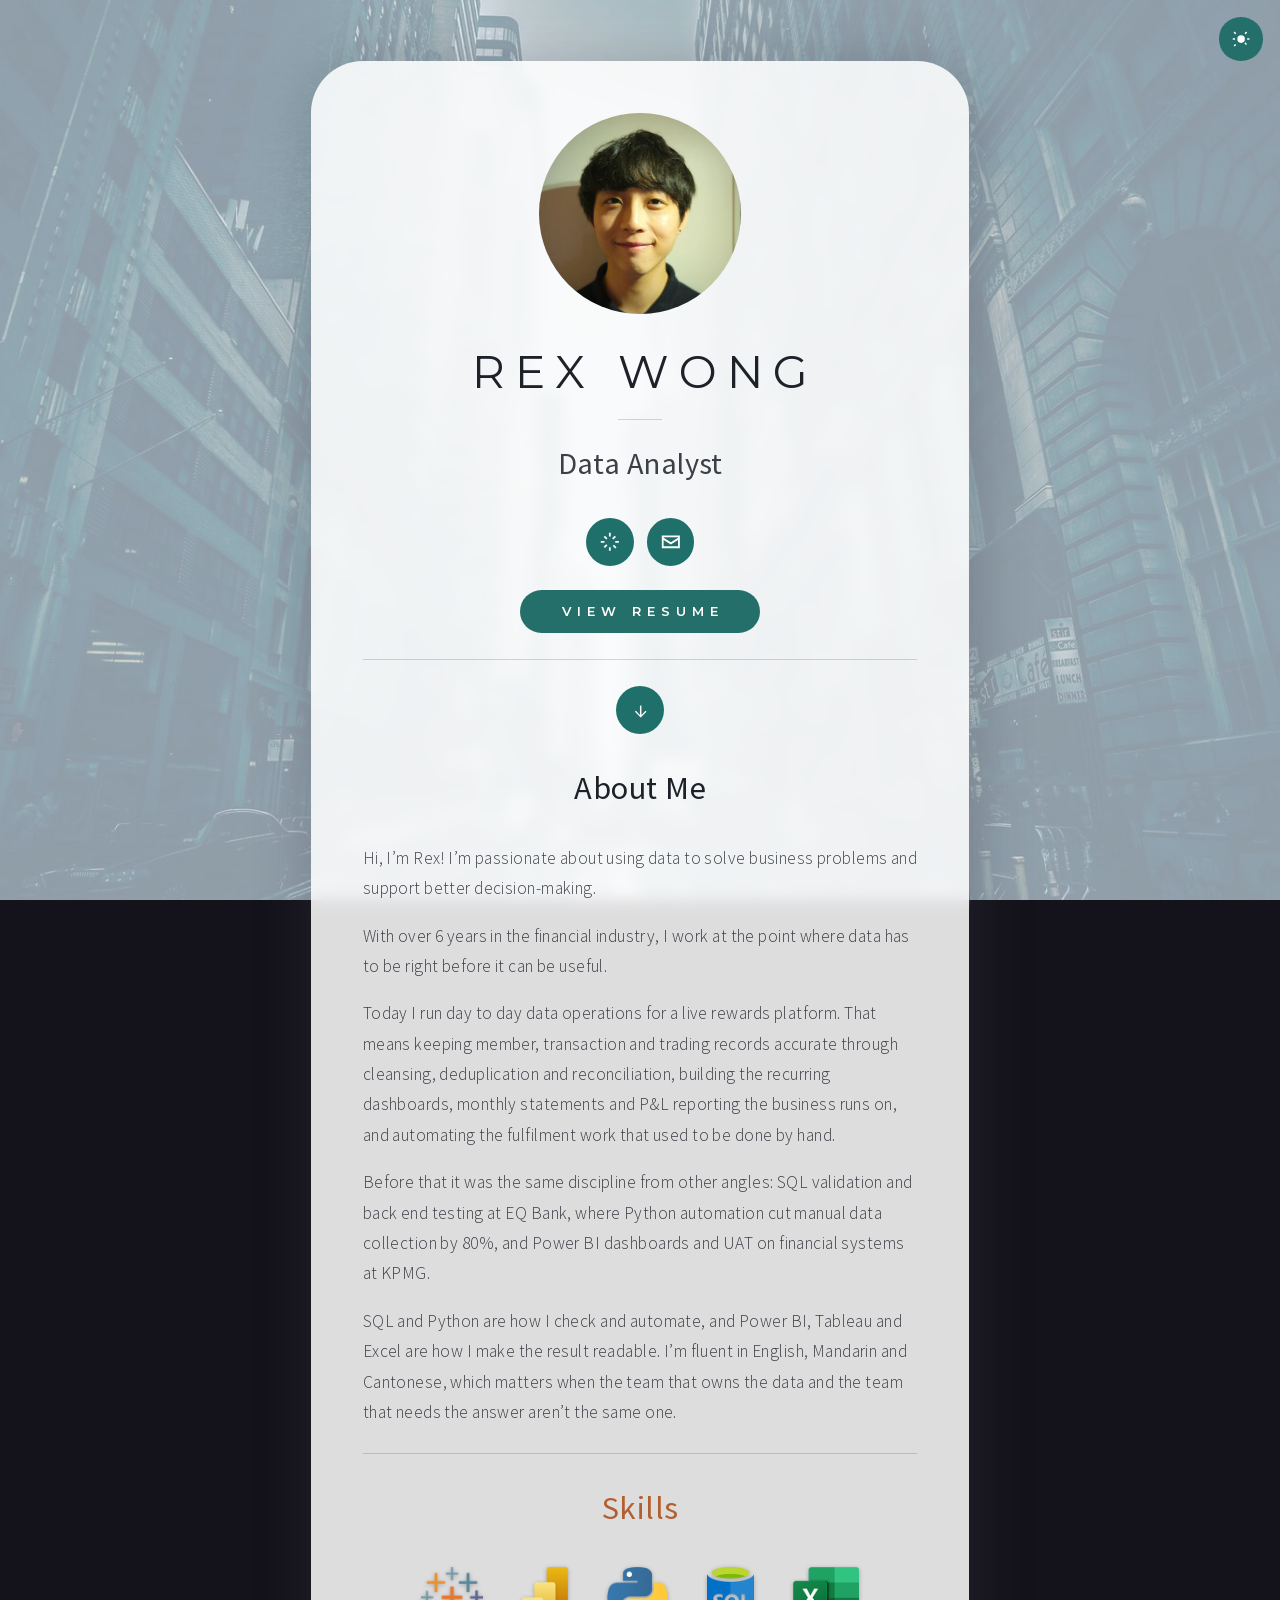
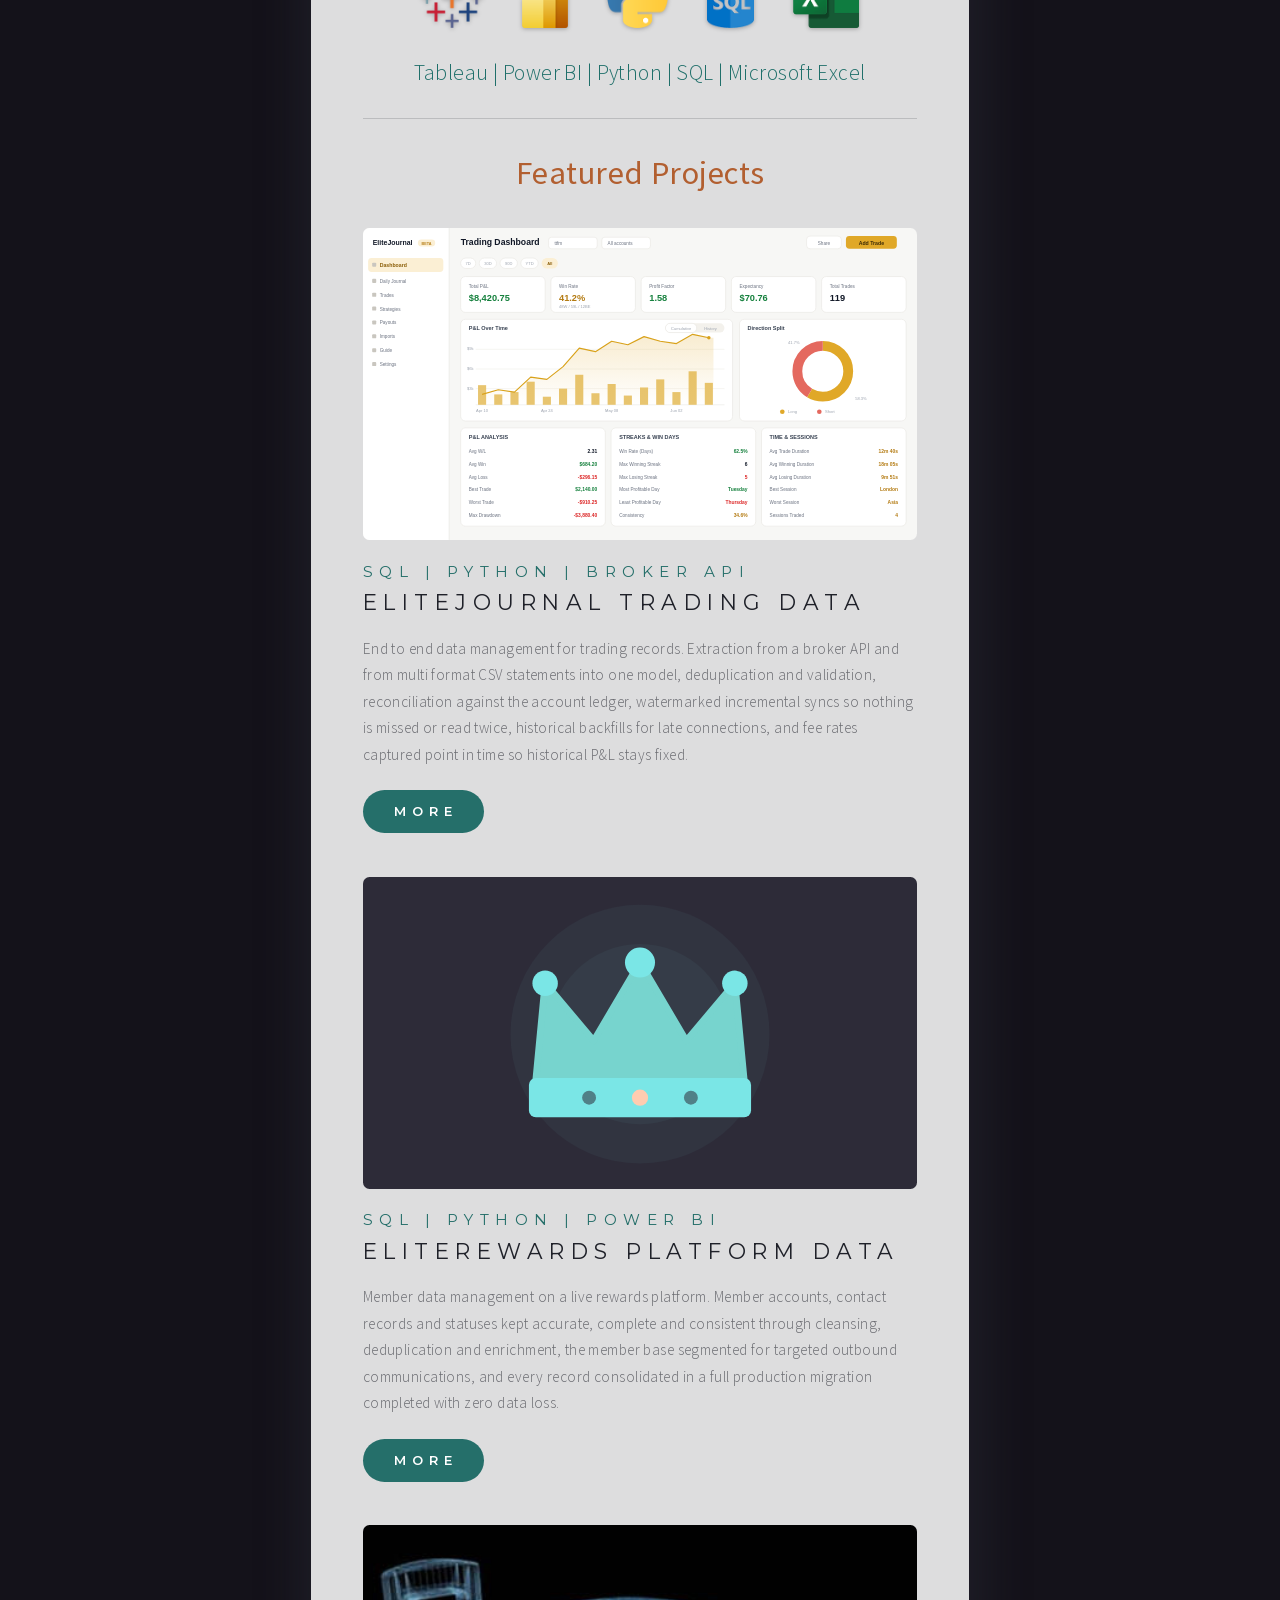
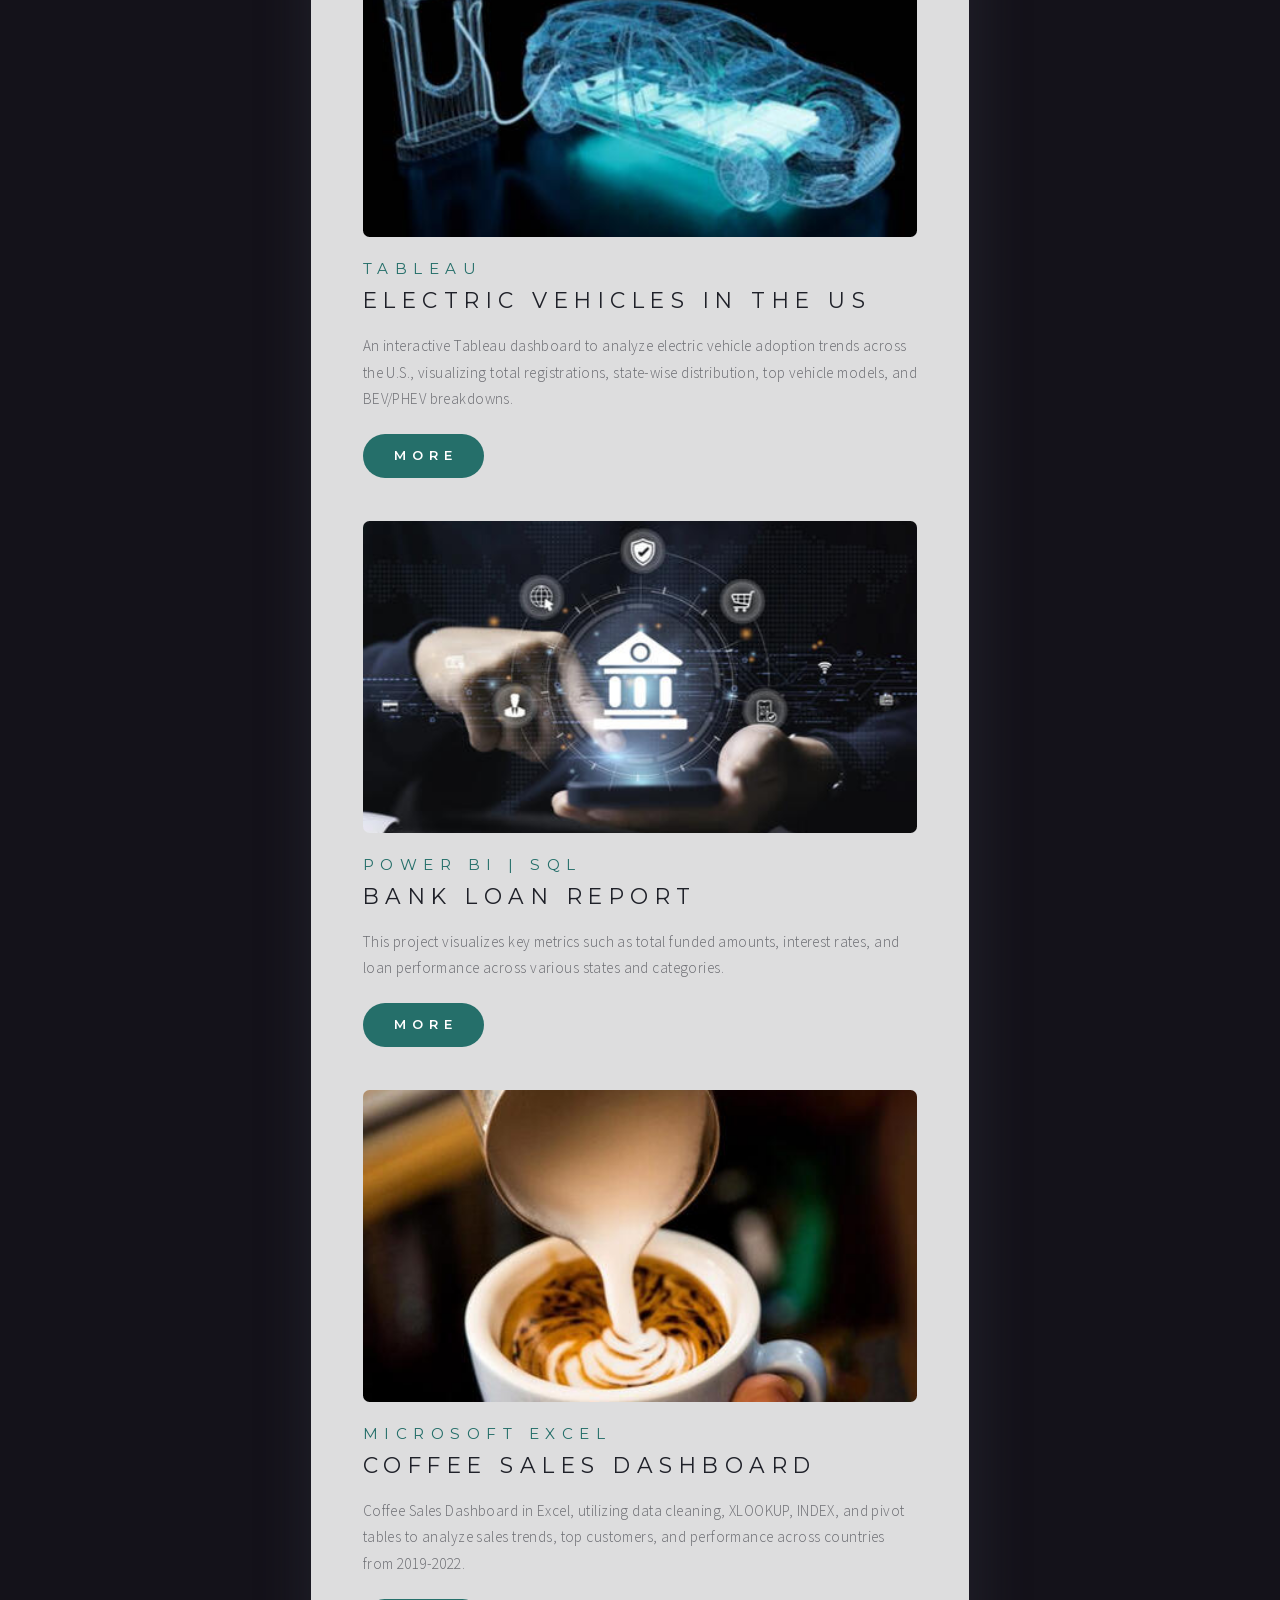
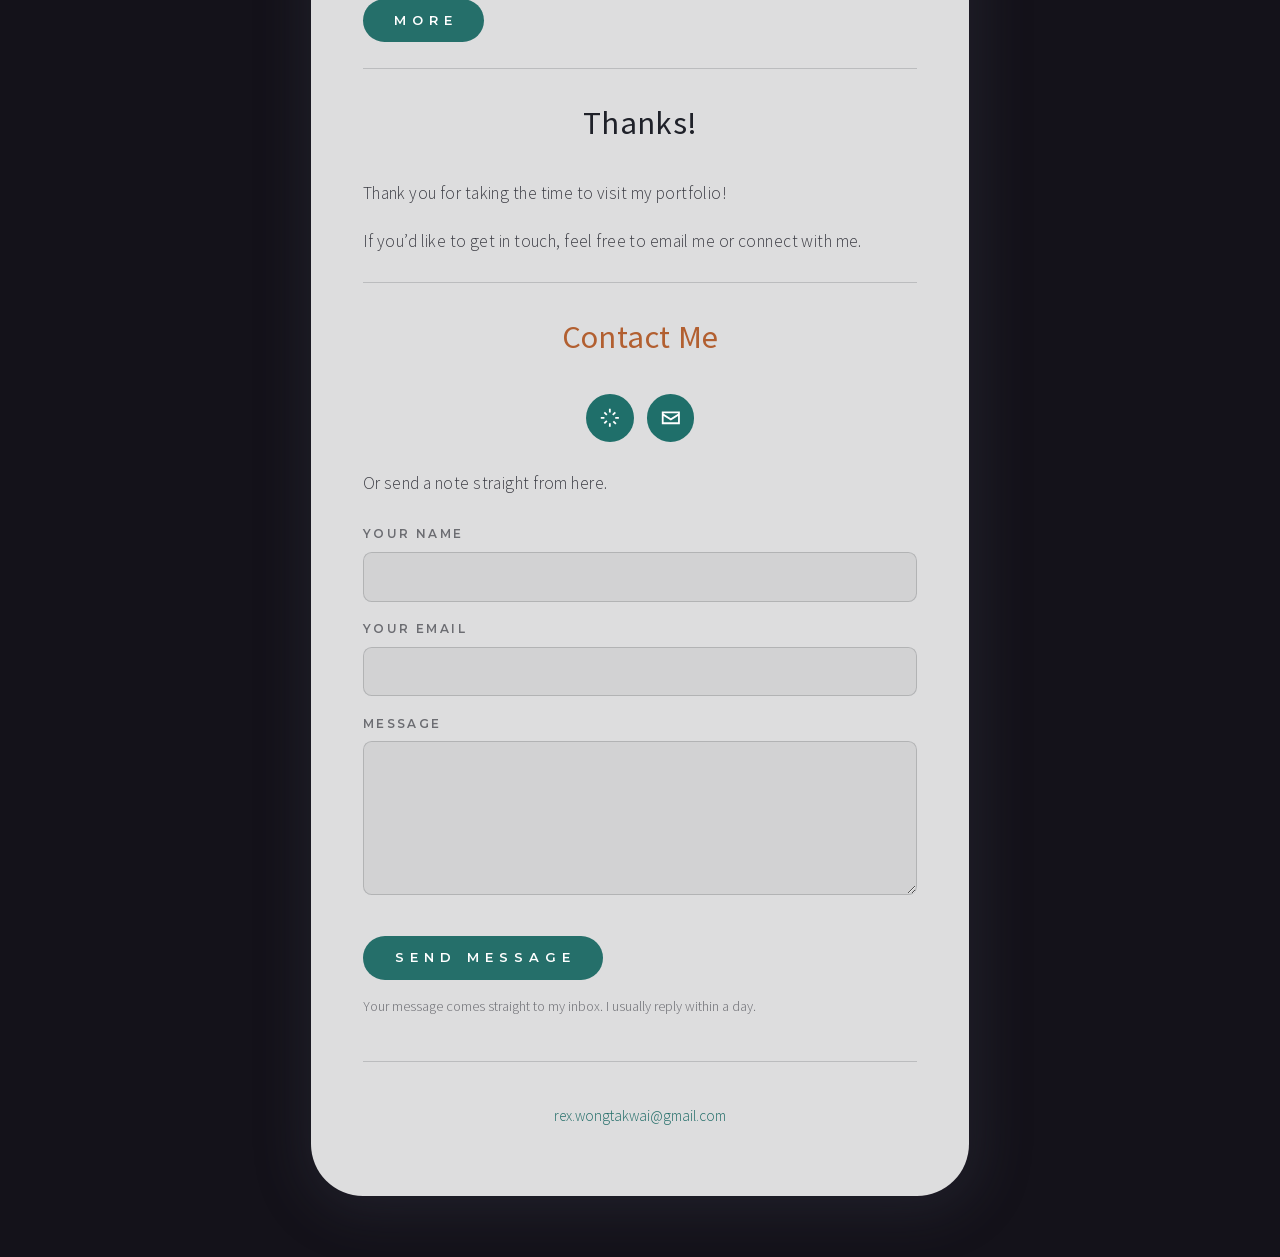
<file: index.html>
<!DOCTYPE html>
<html lang="en">
<head>
<meta charset="utf-8">
<meta name="viewport" content="width=device-width, initial-scale=1">
<title>Rex Wong | Data Analyst</title>
<meta name="description" content="Rex Wong, data analyst with six years in the financial industry. Data operations, reconciliation and reporting with SQL, Python, Power BI, Tableau and Excel.">
<link rel="canonical" href="https://rexwong428.github.io/portfolio/">

<meta property="og:type" content="website">
<meta property="og:title" content="Rex Wong | Data Analyst">
<meta property="og:description" content="Six years in the financial industry. Data operations, reconciliation and reporting with SQL, Python, Power BI, Tableau and Excel.">
<meta property="og:url" content="https://rexwong428.github.io/portfolio/">
<meta property="og:image" content="https://rexwong428.github.io/portfolio/assets/img/headshot.jpg">
<meta name="twitter:card" content="summary">

<link rel="icon" href="data:image/svg+xml,%3Csvg xmlns='http://www.w3.org/2000/svg' viewBox='0 0 32 32'%3E%3Crect width='32' height='32' rx='8' fill='%232D2B38'/%3E%3Ctext x='16' y='22' font-family='Helvetica,Arial' font-size='15' font-weight='bold' fill='%2377D4CE' text-anchor='middle'%3ER%3C/text%3E%3C/svg%3E">
<link rel="preload" as="font" type="font/woff2" href="assets/fonts/Montserrat-var.woff2" crossorigin>
<link rel="preload" as="font" type="font/woff2" href="assets/fonts/SourceSansPro-400.woff2" crossorigin>
<link rel="stylesheet" href="assets/css/site.css">
<script>
  // Applied before first paint so the correct theme is painted once, never flashed.
  try {
    var t = localStorage.getItem("theme");
    if (t === "light" || t === "dark") document.documentElement.setAttribute("data-theme", t);
  } catch (e) {}
</script>
</head>
<body>

<a class="skip-link" href="#main">Skip to content</a>

<button class="theme-toggle" type="button" id="themeToggle" aria-label="Switch to light theme">
  <svg class="icon-moon" viewBox="0 0 24 24" aria-hidden="true"><path d="M21 13.2A9 9 0 1 1 10.8 3a7 7 0 0 0 10.2 10.2z"/></svg>
  <svg class="icon-sun" viewBox="0 0 24 24" aria-hidden="true"><path d="M12 17a5 5 0 1 1 0-10 5 5 0 0 1 0 10zm0-13V1h0v3zm0 19v-3 3zM4.2 5.6 2.1 3.5l1.4-1.4 2.1 2.1-1.4 1.4zm14.2 14.2-2.1-2.1 1.4-1.4 2.1 2.1-1.4 1.4zM1 13v-2h3v2H1zm19 0v-2h3v2h-3zM3.5 21.9l-1.4-1.4 2.1-2.1 1.4 1.4-2.1 2.1zM17.9 5.6l-1.4-1.4 2.1-2.1 1.4 1.4-2.1 2.1z"/></svg>
</button>

<div class="wrapper">
  <main class="card" id="main">

    <img class="avatar" src="assets/img/headshot.jpg" alt="Rex Wong" width="348" height="348">
    <h1 class="name">Rex Wong</h1>
    <hr class="rule">
    <p class="role">Data Analyst</p>

    <ul class="icons">
      <li>
        <a href="https://public.tableau.com/app/profile/rex.wong8319/vizzes" target="_blank" rel="noopener noreferrer" aria-label="Tableau Public profile">
          <svg viewBox="0 0 24 24" aria-hidden="true"><path d="M11 2h2v4h-2zM2 11h4v2H2zm16 0h4v2h-4zm-7 7h2v4h-2zM6.6 5.2l2.8 2.8-1.4 1.4-2.8-2.8zm9.99 9.99 2.83 2.83-1.41 1.41-2.83-2.83zM17.4 5.2l1.41 1.41-2.83 2.83-1.41-1.41zM5.19 17.38l2.83-2.83 1.41 1.41-2.83 2.83z"/></svg>
        </a>
      </li>
      <li>
        <a href="mailto:rex.wongtakwai@gmail.com" aria-label="Email Rex Wong">
          <svg viewBox="0 0 24 24" aria-hidden="true"><path d="M2 5h20v14H2zm2 2v.4l8 5 8-5V7zm0 2.9V17h16V9.9l-8 5z"/></svg>
        </a>
      </li>
    </ul>

    <a class="btn" href="assets/Resume_RexWong.pdf" target="_blank" rel="noopener">View Resume</a>

    <hr class="divider">
    <a class="jump" href="#about" aria-label="Jump to About Me">↓</a>

    <section id="about">
      <h2 class="section-title">About Me</h2>
      <p class="prose">Hi, I’m Rex! I’m passionate about using data to solve business problems and support better decision-making.</p>
      <p class="prose">With over 6 years in the financial industry, I work at the point where data has to be right before it can be useful.</p>
      <p class="prose">Today I run day to day data operations for a live rewards platform. That means keeping member, transaction and trading records accurate through cleansing, deduplication and reconciliation, building the recurring dashboards, monthly statements and P&amp;L reporting the business runs on, and automating the fulfilment work that used to be done by hand.</p>
      <p class="prose">Before that it was the same discipline from other angles: SQL validation and back end testing at EQ Bank, where Python automation cut manual data collection by 80%, and Power BI dashboards and UAT on financial systems at KPMG.</p>
      <p class="prose">SQL and Python are how I check and automate, and Power BI, Tableau and Excel are how I make the result readable. I’m fluent in English, Mandarin and Cantonese, which matters when the team that owns the data and the team that needs the answer aren’t the same one.</p>
    </section>

    <hr class="divider">

    <section id="skills">
      <h2 class="section-title section-title--accent">Skills</h2>
      <ul class="skills__logos">
        <li><img src="assets/img/skills/tableau.png"  alt="Tableau"         width="138" height="136" loading="lazy"></li>
        <li><img src="assets/img/skills/power-bi.png" alt="Power BI"        width="106" height="140" loading="lazy"></li>
        <li><img src="assets/img/skills/python.png"   alt="Python"          width="135" height="134" loading="lazy"></li>
        <li><img src="assets/img/skills/sql.png"      alt="SQL"             width="108" height="138" loading="lazy"></li>
        <li><img src="assets/img/skills/excel.png"    alt="Microsoft Excel" width="139" height="129" loading="lazy"></li>
      </ul>
      <p class="skills">Tableau | Power BI | Python | SQL | Microsoft Excel</p>
    </section>

    <hr class="divider">

    <section id="projects">
      <h2 class="section-title section-title--accent">Featured Projects</h2>

      <ul class="projects">
        <li class="project">
          <img class="project__thumb" src="assets/img/elitejournal.svg" alt="" width="960" height="540" loading="lazy">
          <p class="project__tool">SQL | Python | Broker API</p>
          <h3 class="project__title"><a href="projects/elitejournal.html">EliteJournal Trading Data</a></h3>
          <p class="project__desc">End to end data management for trading records. Extraction from a broker API and from multi format CSV statements into one model, deduplication and validation, reconciliation against the account ledger, watermarked incremental syncs so nothing is missed or read twice, historical backfills for late connections, and fee rates captured point in time so historical P&amp;L stays fixed.</p>
          <a class="btn" href="projects/elitejournal.html">More</a>
        </li>

        <li class="project">
          <img class="project__thumb" src="assets/img/eliterewards.svg" alt="" width="480" height="270" loading="lazy">
          <p class="project__tool">SQL | Python | Power BI</p>
          <h3 class="project__title"><a href="projects/eliterewards.html">EliteRewards Platform Data</a></h3>
          <p class="project__desc">Member data management on a live rewards platform. Member accounts, contact records and statuses kept accurate, complete and consistent through cleansing, deduplication and enrichment, the member base segmented for targeted outbound communications, and every record consolidated in a full production migration completed with zero data loss.</p>
          <a class="btn" href="projects/eliterewards.html">More</a>
        </li>

        <li class="project">
          <img class="project__thumb" src="assets/img/ev.jpg" alt="" width="450" height="272" loading="lazy">
          <p class="project__tool">Tableau</p>
          <h3 class="project__title"><a href="projects/electric-vehicles.html">Electric Vehicles in the US</a></h3>
          <p class="project__desc">An interactive Tableau dashboard to analyze electric vehicle adoption trends across the U.S., visualizing total registrations, state-wise distribution, top vehicle models, and BEV/PHEV breakdowns.</p>
          <a class="btn" href="projects/electric-vehicles.html">More</a>
        </li>

        <li class="project">
          <img class="project__thumb" src="assets/img/bank-loan.jpg" alt="" width="449" height="295" loading="lazy">
          <p class="project__tool">Power BI | SQL</p>
          <h3 class="project__title"><a href="projects/bank-loan-report.html">Bank Loan Report</a></h3>
          <p class="project__desc">This project visualizes key metrics such as total funded amounts, interest rates, and loan performance across various states and categories.</p>
          <a class="btn" href="projects/bank-loan-report.html">More</a>
        </li>

        <li class="project">
          <img class="project__thumb" src="assets/img/coffee.jpg" alt="" width="450" height="467" loading="lazy">
          <p class="project__tool">Microsoft Excel</p>
          <h3 class="project__title"><a href="projects/coffee-sales.html">Coffee Sales Dashboard</a></h3>
          <p class="project__desc">Coffee Sales Dashboard in Excel, utilizing data cleaning, XLOOKUP, INDEX, and pivot tables to analyze sales trends, top customers, and performance across countries from 2019-2022.</p>
          <a class="btn" href="projects/coffee-sales.html">More</a>
        </li>
      </ul>
    </section>

    <hr class="divider">

    <section id="thanks">
      <h2 class="section-title">Thanks!</h2>
      <p class="prose">Thank you for taking the time to visit my portfolio!</p>
      <p class="prose">If you’d like to get in touch, feel free to email me or connect with me.</p>
    </section>

    <hr class="divider">

    <section id="contact">
      <h2 class="section-title section-title--accent">Contact Me</h2>

      <ul class="icons">
        <li>
          <a href="https://public.tableau.com/app/profile/rex.wong8319/vizzes" target="_blank" rel="noopener noreferrer" aria-label="Tableau Public profile">
            <svg viewBox="0 0 24 24" aria-hidden="true"><path d="M11 2h2v4h-2zM2 11h4v2H2zm16 0h4v2h-4zm-7 7h2v4h-2zM6.6 5.2l2.8 2.8-1.4 1.4-2.8-2.8zm9.99 9.99 2.83 2.83-1.41 1.41-2.83-2.83zM17.4 5.2l1.41 1.41-2.83 2.83-1.41-1.41zM5.19 17.38l2.83-2.83 1.41 1.41-2.83 2.83z"/></svg>
          </a>
        </li>
        <li>
          <a href="mailto:rex.wongtakwai@gmail.com" aria-label="Email Rex Wong">
            <svg viewBox="0 0 24 24" aria-hidden="true"><path d="M2 5h20v14H2zm2 2v.4l8 5 8-5V7zm0 2.9V17h16V9.9l-8 5z"/></svg>
          </a>
        </li>
      </ul>

      <p class="prose">Or send a note straight from here.</p>

      <form class="contact" id="contactForm" method="POST"
            action="https://formsubmit.co/rex.wongtakwai@gmail.com" novalidate>
        <input type="text" name="_honey" tabindex="-1" autocomplete="off" aria-hidden="true" class="hp">
        <input type="hidden" name="_subject" value="New message from your portfolio">
        <input type="hidden" name="_template" value="table">
        <input type="hidden" name="_captcha" value="false">
        <input type="hidden" name="_next" value="https://rexwong428.github.io/portfolio/?sent=1#contact">
        <div class="field">
          <label for="cf-name">Your name</label>
          <input id="cf-name" name="name" type="text" autocomplete="name" required>
        </div>
        <div class="field">
          <label for="cf-email">Your email</label>
          <input id="cf-email" name="email" type="email" autocomplete="email" required>
        </div>
        <div class="field">
          <label for="cf-message">Message</label>
          <textarea id="cf-message" name="message" rows="5" required></textarea>
        </div>
        <button class="btn btn--auto" type="submit">Send Message</button>
        <p class="contact__note" id="cf-note" role="status">Your message comes straight to my inbox. I usually reply within a day.</p>
      </form>
    </section>

    <footer class="footer">
      <p><a href="mailto:rex.wongtakwai@gmail.com">rex.wongtakwai@gmail.com</a></p>
    </footer>

  </main>
</div>

<script src="assets/js/theme.js"></script>
<script src="assets/js/contact.js"></script>
</body>
</html>
</file>
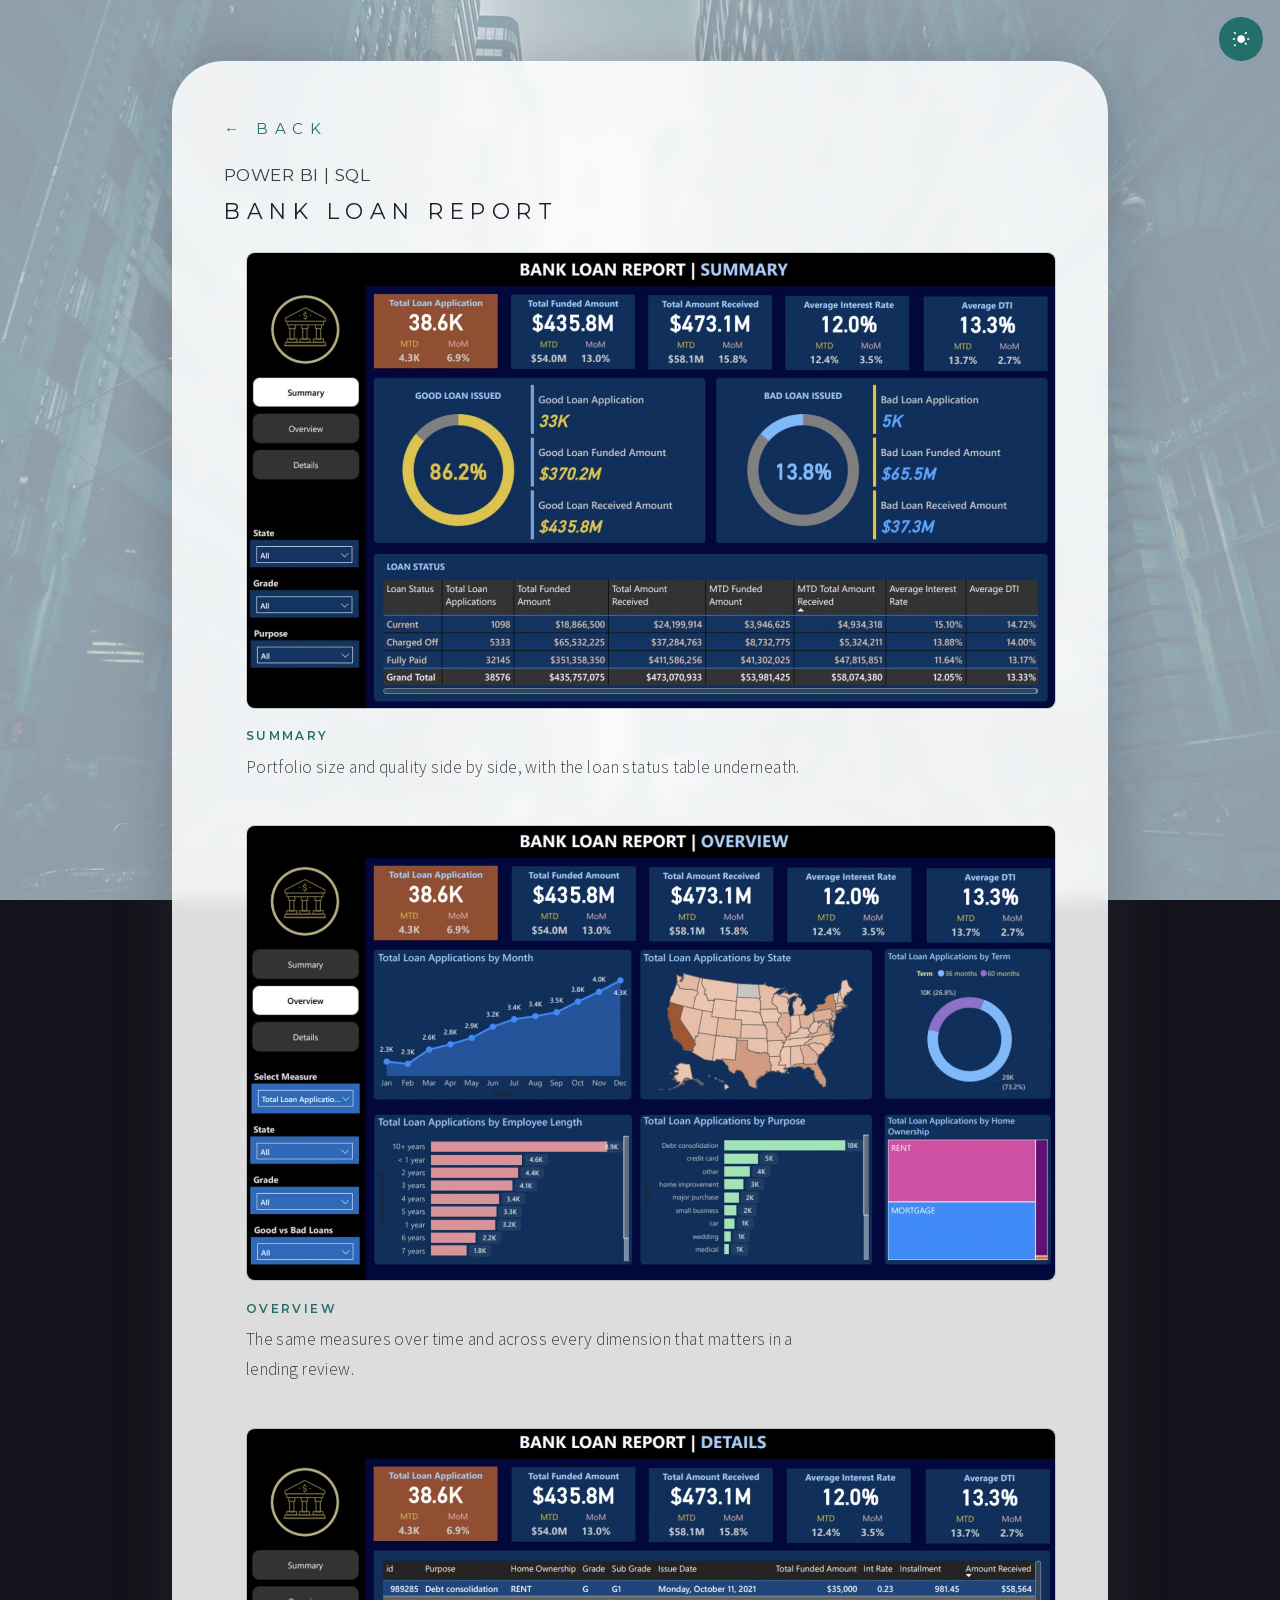
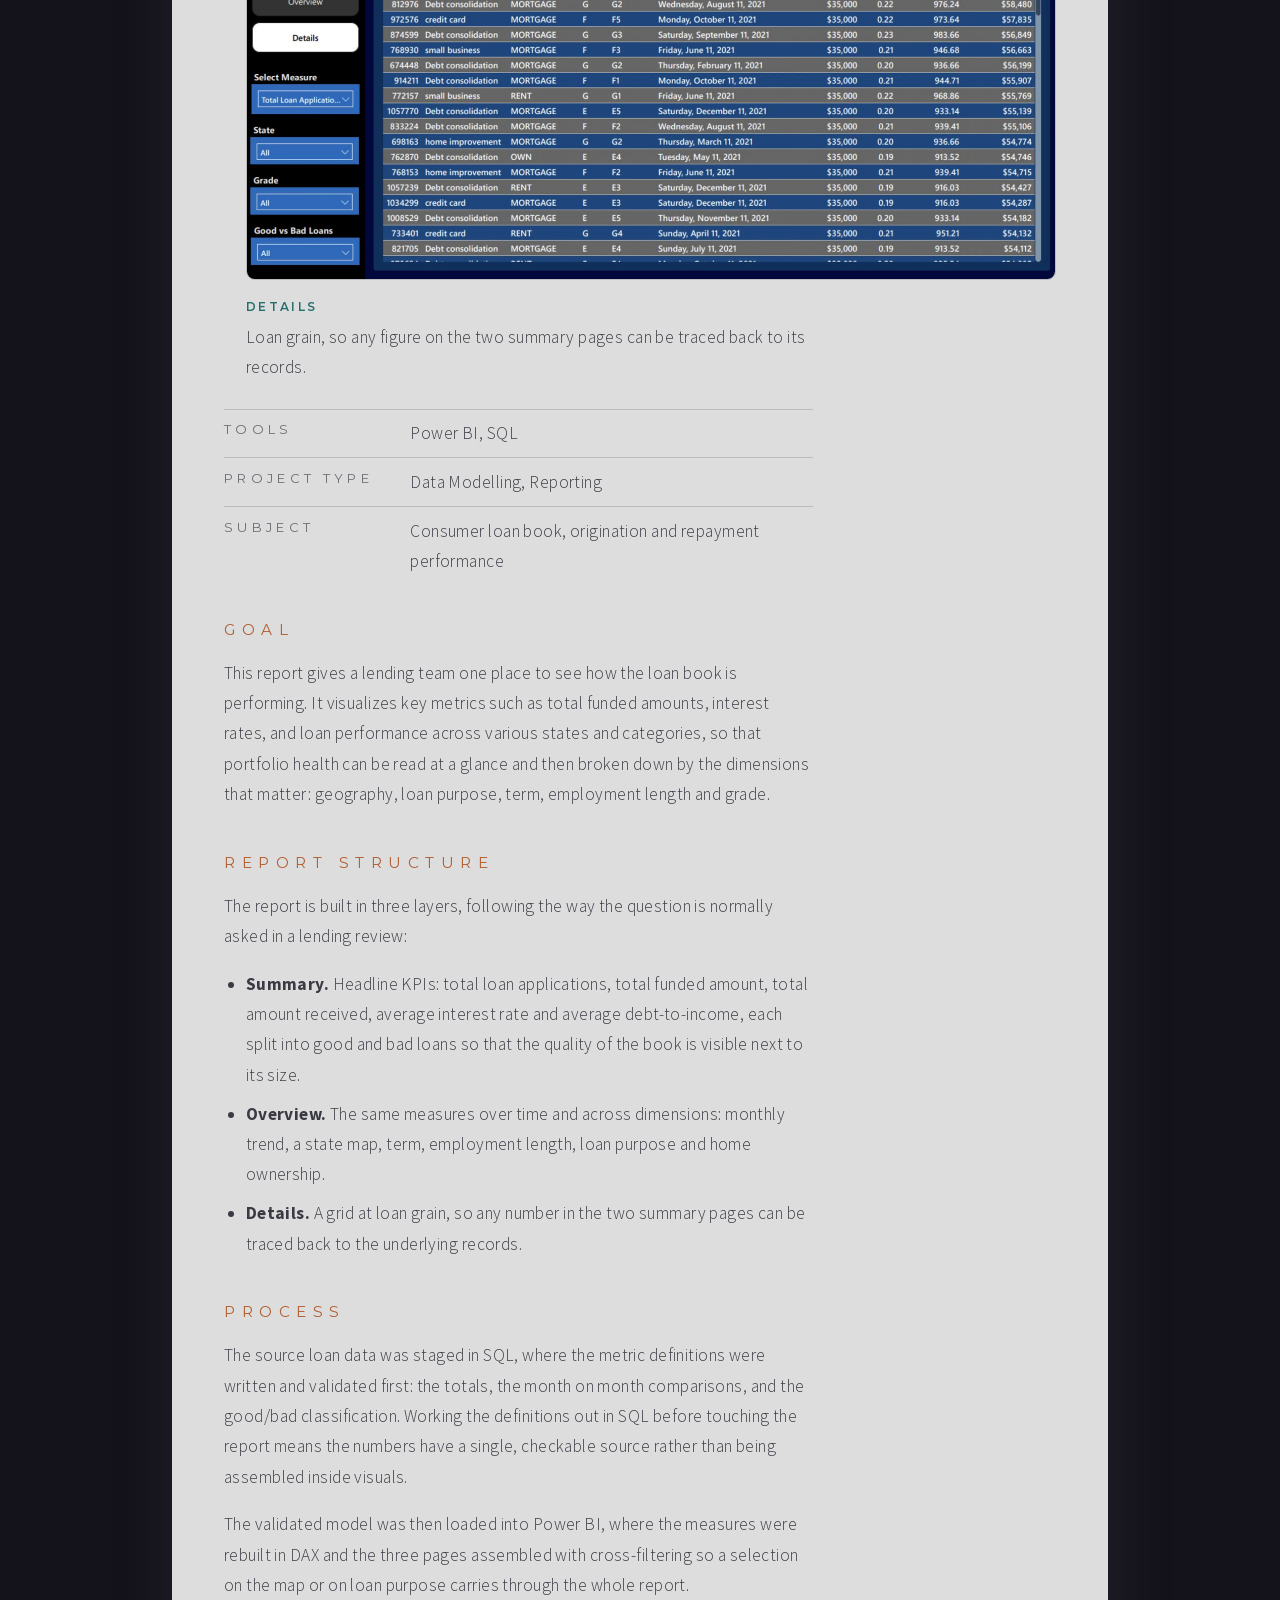
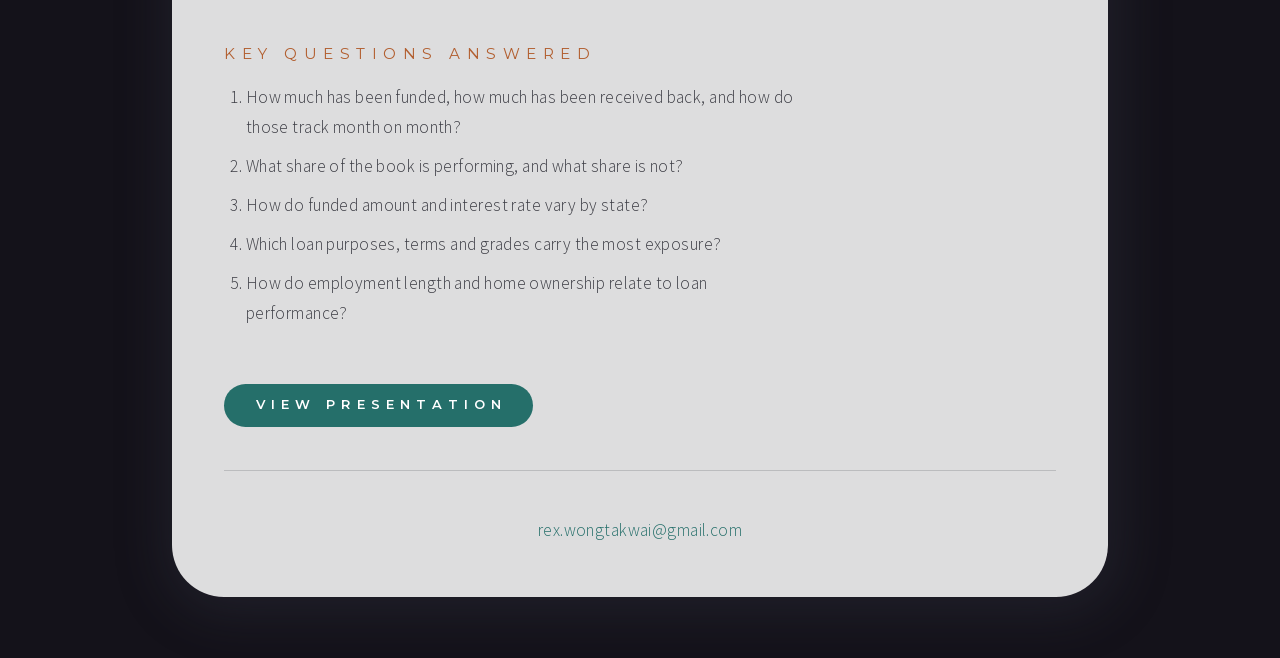
<file: projects/bank-loan-report.html>
<!DOCTYPE html>
<html lang="en">
<head>
<meta charset="utf-8">
<meta name="viewport" content="width=device-width, initial-scale=1">
<title>Bank Loan Report | Rex Wong</title>
<meta name="description" content="A Power BI report over a SQL loan book covering funded amounts, amounts received, interest rates and loan performance across states, terms and purposes.">
<link rel="canonical" href="https://rexwong428.github.io/portfolio/projects/bank-loan-report.html">

<meta property="og:type" content="article">
<meta property="og:title" content="Bank Loan Report">
<meta property="og:description" content="A Power BI report over a SQL loan book covering funded amounts, interest rates and loan performance across states and categories.">
<meta property="og:url" content="https://rexwong428.github.io/portfolio/projects/bank-loan-report.html">
<meta property="og:image" content="https://rexwong428.github.io/portfolio/assets/img/bank-loan.jpg">
<meta name="twitter:card" content="summary_large_image">

<link rel="icon" href="data:image/svg+xml,%3Csvg xmlns='http://www.w3.org/2000/svg' viewBox='0 0 32 32'%3E%3Crect width='32' height='32' rx='8' fill='%232D2B38'/%3E%3Ctext x='16' y='22' font-family='Helvetica,Arial' font-size='15' font-weight='bold' fill='%2377D4CE' text-anchor='middle'%3ER%3C/text%3E%3C/svg%3E">
<link rel="stylesheet" href="../assets/css/site.css">
<script>
  try {
    var t = localStorage.getItem("theme");
    if (t === "light" || t === "dark") document.documentElement.setAttribute("data-theme", t);
  } catch (e) {}
</script>
</head>
<body>

<a class="skip-link" href="#main">Skip to content</a>

<button class="theme-toggle" type="button" id="themeToggle" aria-label="Switch to light theme">
  <svg class="icon-moon" viewBox="0 0 24 24" aria-hidden="true"><path d="M21 13.2A9 9 0 1 1 10.8 3a7 7 0 0 0 10.2 10.2z"/></svg>
  <svg class="icon-sun" viewBox="0 0 24 24" aria-hidden="true"><path d="M12 17a5 5 0 1 1 0-10 5 5 0 0 1 0 10zm0-13V1h0v3zm0 19v-3 3zM4.2 5.6 2.1 3.5l1.4-1.4 2.1 2.1-1.4 1.4zm14.2 14.2-2.1-2.1 1.4-1.4 2.1 2.1-1.4 1.4zM1 13v-2h3v2H1zm19 0v-2h3v2h-3zM3.5 21.9l-1.4-1.4 2.1-2.1 1.4 1.4-2.1 2.1zM17.9 5.6l-1.4-1.4 2.1-2.1 1.4 1.4-2.1 2.1z"/></svg>
</button>

<div class="wrapper">
  <main class="card card--wide detail" id="main">

    <a class="back" href="../index.html">← Back</a>

    <p class="detail__tool">Power BI | SQL</p>
    <h1 class="detail__title">Bank Loan Report</h1>

    <ul class="shots">
      <li>
        <a href="../assets/img/bank-loan-summary.jpg" target="_blank" rel="noopener">
          <img src="../assets/img/bank-loan-summary.jpg" width="1600" height="900" loading="lazy"
             alt="Summary view: five KPI cards, good and bad loan donuts at 86.2% and 13.8%, and a loan status table.">
        </a>
        <p class="shots__cap"><b>Summary</b> Portfolio size and quality side by side, with the loan status table underneath.</p>
      </li>
      <li>
        <a href="../assets/img/bank-loan-overview.jpg" target="_blank" rel="noopener">
          <img src="../assets/img/bank-loan-overview.jpg" width="1600" height="899" loading="lazy"
             alt="Overview view: applications by month, a state map, term donut, and bars for employee length, purpose and home ownership.">
        </a>
        <p class="shots__cap"><b>Overview</b> The same measures over time and across every dimension that matters in a lending review.</p>
      </li>
      <li>
        <a href="../assets/img/bank-loan-details.jpg" target="_blank" rel="noopener">
          <img src="../assets/img/bank-loan-details.jpg" width="1600" height="890" loading="lazy"
             alt="Details view: a grid of individual loans showing id, purpose, home ownership, grade, issue date, funded amount, interest rate, instalment and amount received.">
        </a>
        <p class="shots__cap"><b>Details</b> Loan grain, so any figure on the two summary pages can be traced back to its records.</p>
      </li>
    </ul>

    <dl class="meta">
      <div class="meta__row"><dt>Tools</dt><dd>Power BI, SQL</dd></div>
      <div class="meta__row"><dt>Project Type</dt><dd>Data Modelling, Reporting</dd></div>
      <div class="meta__row"><dt>Subject</dt><dd>Consumer loan book, origination and repayment performance</dd></div>
    </dl>

    <h2>Goal</h2>
    <p>This report gives a lending team one place to see how the loan book is performing. It visualizes key metrics such as total funded amounts, interest rates, and loan performance across various states and categories, so that portfolio health can be read at a glance and then broken down by the dimensions that matter: geography, loan purpose, term, employment length and grade.</p>

    <h2>Report structure</h2>
    <p>The report is built in three layers, following the way the question is normally asked in a lending review:</p>
    <ul>
      <li><strong>Summary.</strong> Headline KPIs: total loan applications, total funded amount, total amount received, average interest rate and average debt-to-income, each split into good and bad loans so that the quality of the book is visible next to its size.</li>
      <li><strong>Overview.</strong> The same measures over time and across dimensions: monthly trend, a state map, term, employment length, loan purpose and home ownership.</li>
      <li><strong>Details.</strong> A grid at loan grain, so any number in the two summary pages can be traced back to the underlying records.</li>
    </ul>

    <h2>Process</h2>
    <p>The source loan data was staged in SQL, where the metric definitions were written and validated first: the totals, the month on month comparisons, and the good/bad classification. Working the definitions out in SQL before touching the report means the numbers have a single, checkable source rather than being assembled inside visuals.</p>
    <p>The validated model was then loaded into Power BI, where the measures were rebuilt in DAX and the three pages assembled with cross-filtering so a selection on the map or on loan purpose carries through the whole report.</p>

    <h2>Key Questions Answered</h2>
    <ol>
      <li>How much has been funded, how much has been received back, and how do those track month on month?</li>
      <li>What share of the book is performing, and what share is not?</li>
      <li>How do funded amount and interest rate vary by state?</li>
      <li>Which loan purposes, terms and grades carry the most exposure?</li>
      <li>How do employment length and home ownership relate to loan performance?</li>
    </ol>

    <p style="margin-top:1.8rem">
      <a class="btn btn--auto" href="https://docs.google.com/presentation/d/1HV_7ur1XL_fwlBQy-P4oWuHc0s9sc2qO/edit?slide=id.p1#slide=id.p1" target="_blank" rel="noopener noreferrer">View Presentation</a>
    </p>

    <footer class="footer">
      <p><a href="mailto:rex.wongtakwai@gmail.com">rex.wongtakwai@gmail.com</a></p>
    </footer>

  </main>
</div>

<script src="../assets/js/theme.js"></script>
</body>
</html>
</file>
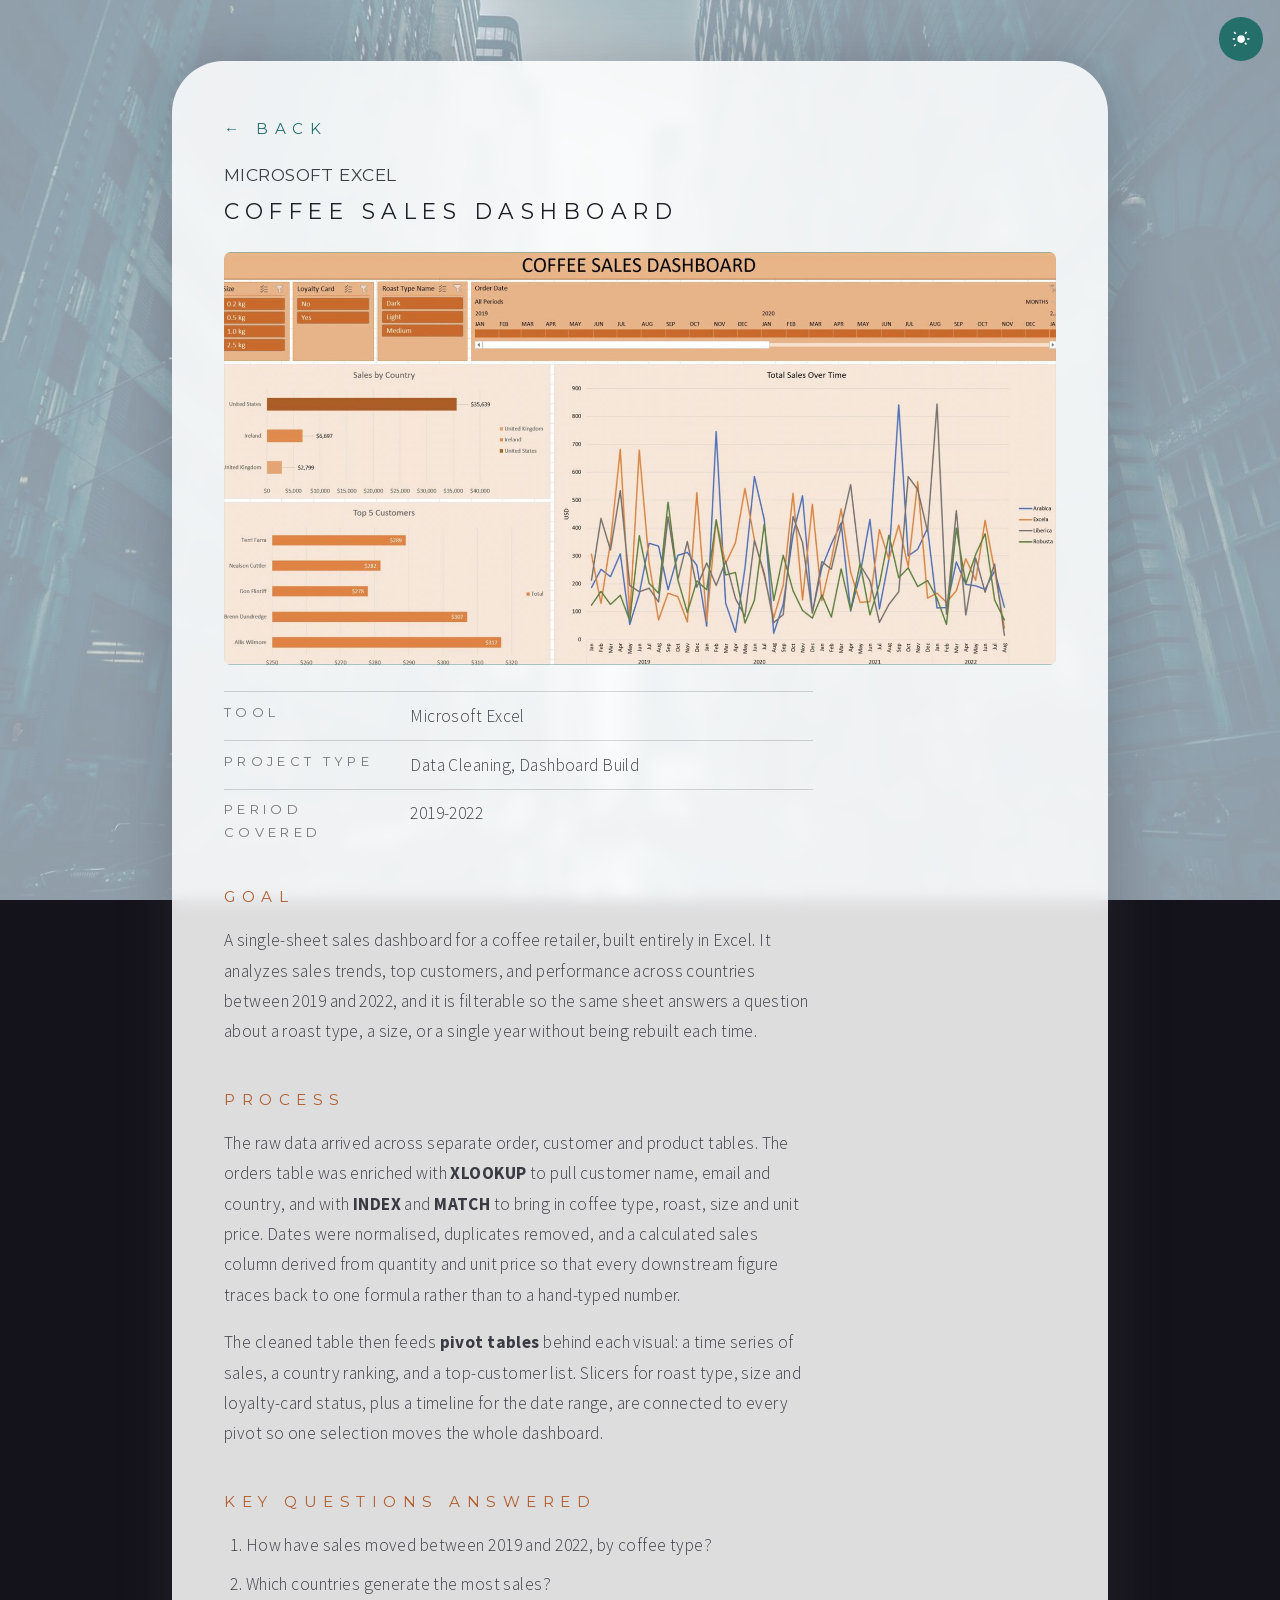
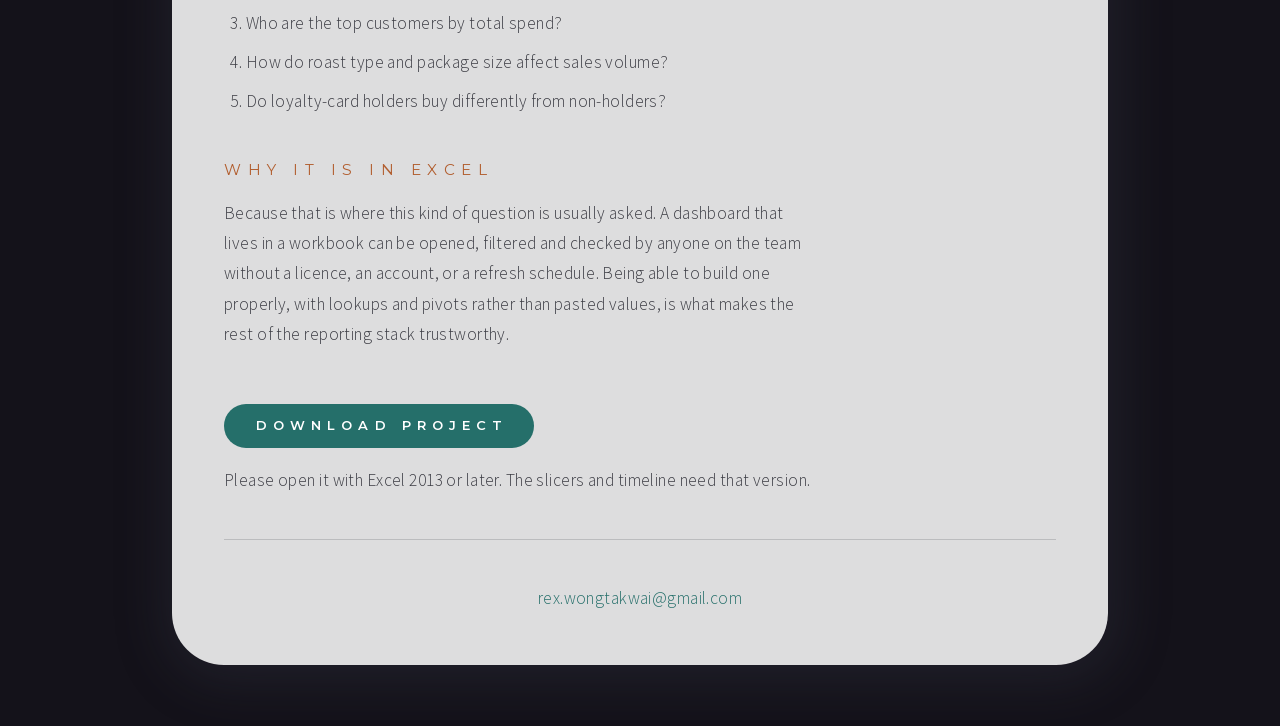
<file: projects/coffee-sales.html>
<!DOCTYPE html>
<html lang="en">
<head>
<meta charset="utf-8">
<meta name="viewport" content="width=device-width, initial-scale=1">
<title>Coffee Sales Dashboard | Rex Wong</title>
<meta name="description" content="An Excel sales dashboard built with XLOOKUP, INDEX and pivot tables, covering sales trends, top customers and country performance from 2019 to 2022.">
<link rel="canonical" href="https://rexwong428.github.io/portfolio/projects/coffee-sales.html">

<meta property="og:type" content="article">
<meta property="og:title" content="Coffee Sales Dashboard">
<meta property="og:description" content="An Excel sales dashboard built with XLOOKUP, INDEX and pivot tables, covering trends, top customers and country performance, 2019 to 2022.">
<meta property="og:url" content="https://rexwong428.github.io/portfolio/projects/coffee-sales.html">
<meta property="og:image" content="https://rexwong428.github.io/portfolio/assets/img/coffee.jpg">
<meta name="twitter:card" content="summary_large_image">

<link rel="icon" href="data:image/svg+xml,%3Csvg xmlns='http://www.w3.org/2000/svg' viewBox='0 0 32 32'%3E%3Crect width='32' height='32' rx='8' fill='%232D2B38'/%3E%3Ctext x='16' y='22' font-family='Helvetica,Arial' font-size='15' font-weight='bold' fill='%2377D4CE' text-anchor='middle'%3ER%3C/text%3E%3C/svg%3E">
<link rel="stylesheet" href="../assets/css/site.css">
<script>
  try {
    var t = localStorage.getItem("theme");
    if (t === "light" || t === "dark") document.documentElement.setAttribute("data-theme", t);
  } catch (e) {}
</script>
</head>
<body>

<a class="skip-link" href="#main">Skip to content</a>

<button class="theme-toggle" type="button" id="themeToggle" aria-label="Switch to light theme">
  <svg class="icon-moon" viewBox="0 0 24 24" aria-hidden="true"><path d="M21 13.2A9 9 0 1 1 10.8 3a7 7 0 0 0 10.2 10.2z"/></svg>
  <svg class="icon-sun" viewBox="0 0 24 24" aria-hidden="true"><path d="M12 17a5 5 0 1 1 0-10 5 5 0 0 1 0 10zm0-13V1h0v3zm0 19v-3 3zM4.2 5.6 2.1 3.5l1.4-1.4 2.1 2.1-1.4 1.4zm14.2 14.2-2.1-2.1 1.4-1.4 2.1 2.1-1.4 1.4zM1 13v-2h3v2H1zm19 0v-2h3v2h-3zM3.5 21.9l-1.4-1.4 2.1-2.1 1.4 1.4-2.1 2.1zM17.9 5.6l-1.4-1.4 2.1-2.1 1.4 1.4-2.1 2.1z"/></svg>
</button>

<div class="wrapper">
  <main class="card card--wide detail" id="main">

    <a class="back" href="../index.html">← Back</a>

    <p class="detail__tool">Microsoft Excel</p>
    <h1 class="detail__title">Coffee Sales Dashboard</h1>

    <img class="detail__shot" src="../assets/img/coffee-dashboard.jpg" width="1600" height="794" loading="lazy"
         alt="The Coffee Sales Dashboard in Excel: slicers for size, loyalty card and roast type, a date timeline, sales by country, top five customers, and total sales over time by coffee type.">

    <dl class="meta">
      <div class="meta__row"><dt>Tool</dt><dd>Microsoft Excel</dd></div>
      <div class="meta__row"><dt>Project Type</dt><dd>Data Cleaning, Dashboard Build</dd></div>
      <div class="meta__row"><dt>Period Covered</dt><dd>2019-2022</dd></div>
    </dl>

    <h2>Goal</h2>
    <p>A single-sheet sales dashboard for a coffee retailer, built entirely in Excel. It analyzes sales trends, top customers, and performance across countries between 2019 and 2022, and it is filterable so the same sheet answers a question about a roast type, a size, or a single year without being rebuilt each time.</p>

    <h2>Process</h2>
    <p>The raw data arrived across separate order, customer and product tables. The orders table was enriched with <strong>XLOOKUP</strong> to pull customer name, email and country, and with <strong>INDEX</strong> and <strong>MATCH</strong> to bring in coffee type, roast, size and unit price. Dates were normalised, duplicates removed, and a calculated sales column derived from quantity and unit price so that every downstream figure traces back to one formula rather than to a hand-typed number.</p>
    <p>The cleaned table then feeds <strong>pivot tables</strong> behind each visual: a time series of sales, a country ranking, and a top-customer list. Slicers for roast type, size and loyalty-card status, plus a timeline for the date range, are connected to every pivot so one selection moves the whole dashboard.</p>

    <h2>Key Questions Answered</h2>
    <ol>
      <li>How have sales moved between 2019 and 2022, by coffee type?</li>
      <li>Which countries generate the most sales?</li>
      <li>Who are the top customers by total spend?</li>
      <li>How do roast type and package size affect sales volume?</li>
      <li>Do loyalty-card holders buy differently from non-holders?</li>
    </ol>

    <h2>Why it is in Excel</h2>
    <p>Because that is where this kind of question is usually asked. A dashboard that lives in a workbook can be opened, filtered and checked by anyone on the team without a licence, an account, or a refresh schedule. Being able to build one properly, with lookups and pivots rather than pasted values, is what makes the rest of the reporting stack trustworthy.</p>

    <p style="margin-top:1.8rem">
      <a class="btn btn--auto" href="https://drive.google.com/uc?export=download&amp;id=1XIo3j9HuuMyQs1idXkDP9Lygs0gz5ihC">Download Project</a>
    </p>
    <p class="detail__note">Please open it with Excel 2013 or later. The slicers and timeline need that version.</p>

    <footer class="footer">
      <p><a href="mailto:rex.wongtakwai@gmail.com">rex.wongtakwai@gmail.com</a></p>
    </footer>

  </main>
</div>

<script src="../assets/js/theme.js"></script>
</body>
</html>
</file>
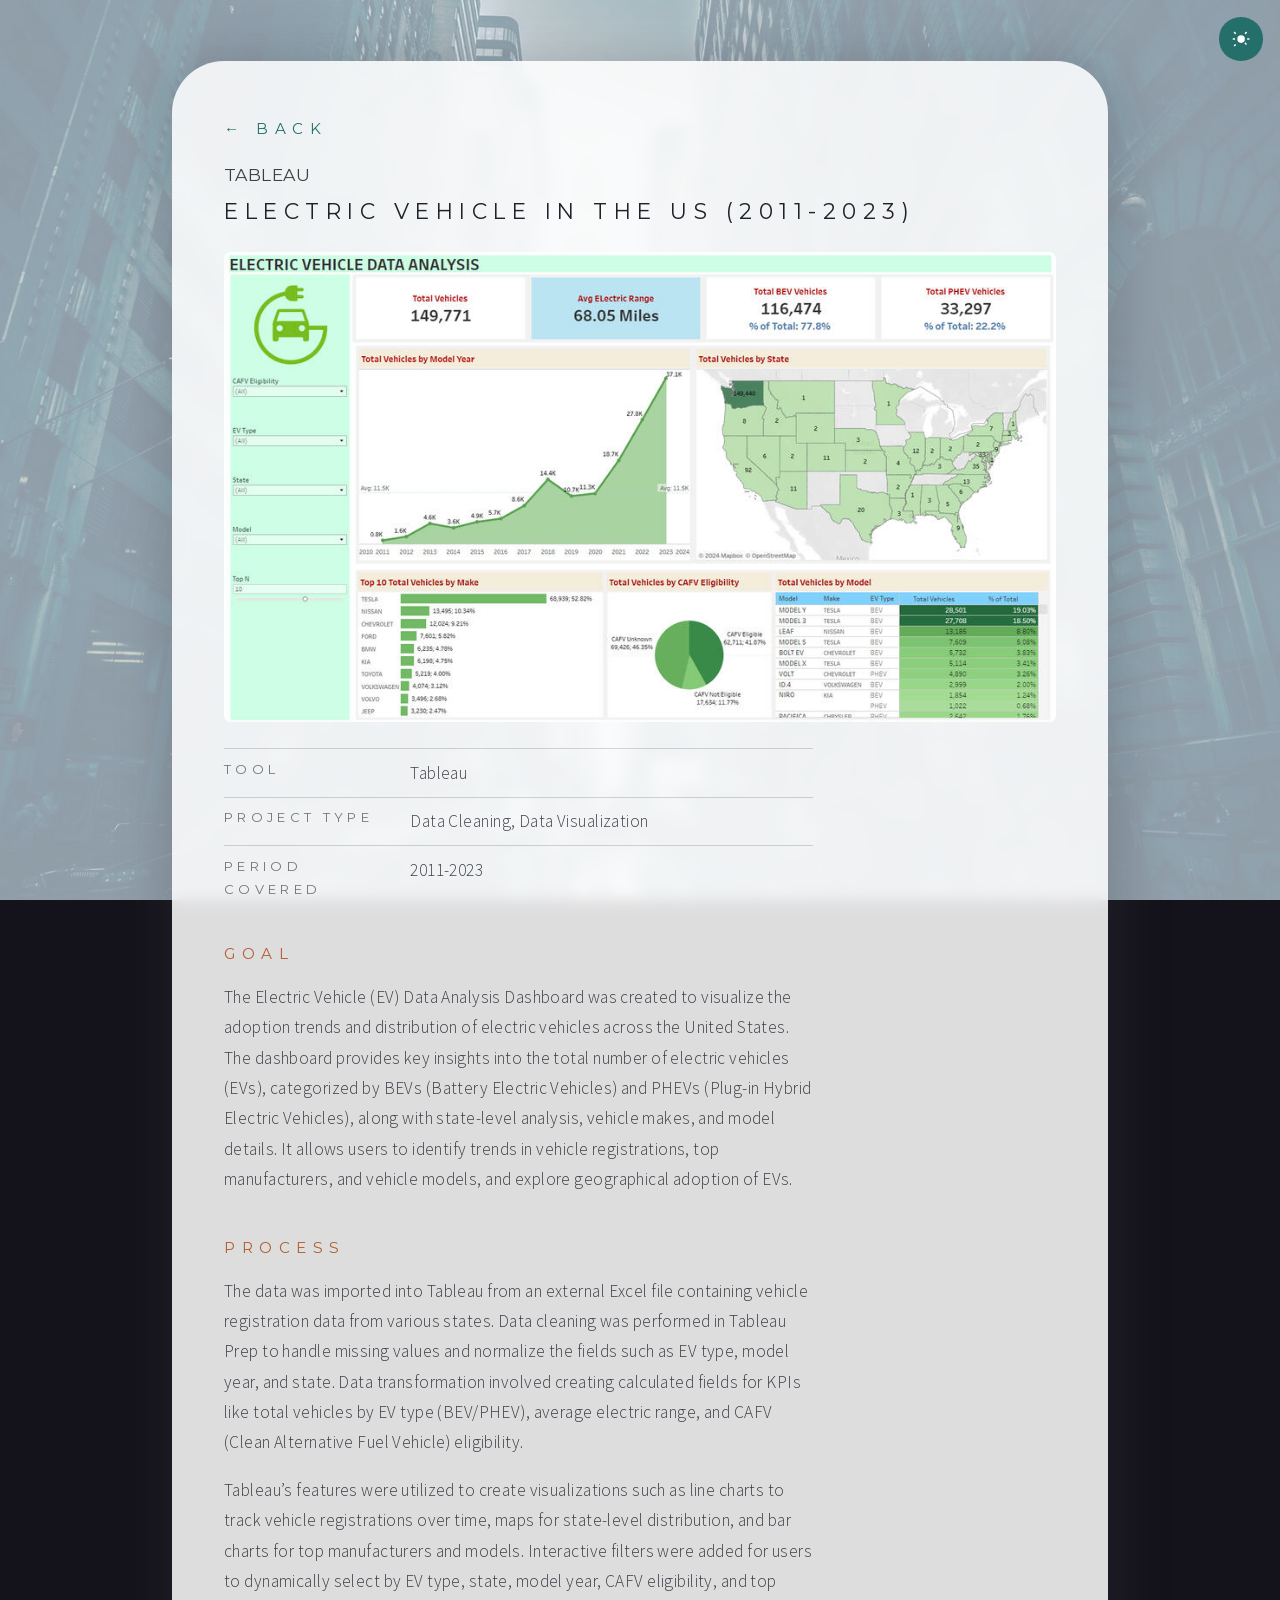
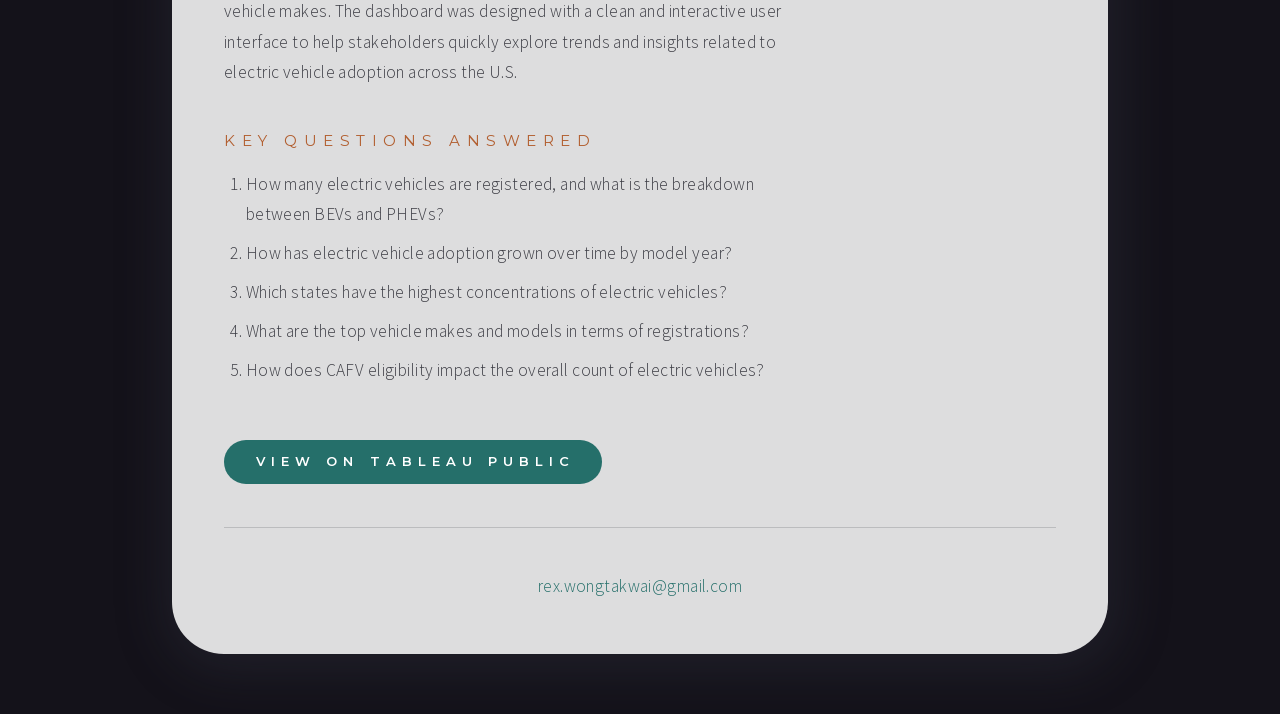
<file: projects/electric-vehicles.html>
<!DOCTYPE html>
<html lang="en">
<head>
<meta charset="utf-8">
<meta name="viewport" content="width=device-width, initial-scale=1">
<title>Electric Vehicles in the US (2011-2023) | Rex Wong</title>
<meta name="description" content="An interactive Tableau dashboard visualizing electric vehicle adoption and distribution across the United States, covering BEV/PHEV breakdowns, state level analysis, makes and models.">
<link rel="canonical" href="https://rexwong428.github.io/portfolio/projects/electric-vehicles.html">

<meta property="og:type" content="article">
<meta property="og:title" content="Electric Vehicles in the US (2011-2023)">
<meta property="og:description" content="An interactive Tableau dashboard visualizing electric vehicle adoption across the United States.">
<meta property="og:url" content="https://rexwong428.github.io/portfolio/projects/electric-vehicles.html">
<meta property="og:image" content="https://rexwong428.github.io/portfolio/assets/img/ev-dashboard.jpg">
<meta name="twitter:card" content="summary_large_image">

<link rel="icon" href="data:image/svg+xml,%3Csvg xmlns='http://www.w3.org/2000/svg' viewBox='0 0 32 32'%3E%3Crect width='32' height='32' rx='8' fill='%232D2B38'/%3E%3Ctext x='16' y='22' font-family='Helvetica,Arial' font-size='15' font-weight='bold' fill='%2377D4CE' text-anchor='middle'%3ER%3C/text%3E%3C/svg%3E">
<link rel="stylesheet" href="../assets/css/site.css">
<script>
  try {
    var t = localStorage.getItem("theme");
    if (t === "light" || t === "dark") document.documentElement.setAttribute("data-theme", t);
  } catch (e) {}
</script>
</head>
<body>

<a class="skip-link" href="#main">Skip to content</a>

<button class="theme-toggle" type="button" id="themeToggle" aria-label="Switch to light theme">
  <svg class="icon-moon" viewBox="0 0 24 24" aria-hidden="true"><path d="M21 13.2A9 9 0 1 1 10.8 3a7 7 0 0 0 10.2 10.2z"/></svg>
  <svg class="icon-sun" viewBox="0 0 24 24" aria-hidden="true"><path d="M12 17a5 5 0 1 1 0-10 5 5 0 0 1 0 10zm0-13V1h0v3zm0 19v-3 3zM4.2 5.6 2.1 3.5l1.4-1.4 2.1 2.1-1.4 1.4zm14.2 14.2-2.1-2.1 1.4-1.4 2.1 2.1-1.4 1.4zM1 13v-2h3v2H1zm19 0v-2h3v2h-3zM3.5 21.9l-1.4-1.4 2.1-2.1 1.4 1.4-2.1 2.1zM17.9 5.6l-1.4-1.4 2.1-2.1 1.4 1.4-2.1 2.1z"/></svg>
</button>

<div class="wrapper">
  <main class="card card--wide detail" id="main">

    <a class="back" href="../index.html">← Back</a>

    <p class="detail__tool">Tableau</p>
    <h1 class="detail__title">Electric Vehicle in the US (2011-2023)</h1>

    <img class="detail__shot" src="../assets/img/ev-dashboard.jpg" alt="The Electric Vehicle dashboard in Tableau, showing registrations over time, a state-level map, and top makes and models." width="960" height="542">

    <dl class="meta">
      <div class="meta__row"><dt>Tool</dt><dd>Tableau</dd></div>
      <div class="meta__row"><dt>Project Type</dt><dd>Data Cleaning, Data Visualization</dd></div>
      <div class="meta__row"><dt>Period Covered</dt><dd>2011-2023</dd></div>
    </dl>

    <h2>Goal</h2>
    <p>The Electric Vehicle (EV) Data Analysis Dashboard was created to visualize the adoption trends and distribution of electric vehicles across the United States. The dashboard provides key insights into the total number of electric vehicles (EVs), categorized by BEVs (Battery Electric Vehicles) and PHEVs (Plug-in Hybrid Electric Vehicles), along with state-level analysis, vehicle makes, and model details. It allows users to identify trends in vehicle registrations, top manufacturers, and vehicle models, and explore geographical adoption of EVs.</p>

    <h2>Process</h2>
    <p>The data was imported into Tableau from an external Excel file containing vehicle registration data from various states. Data cleaning was performed in Tableau Prep to handle missing values and normalize the fields such as EV type, model year, and state. Data transformation involved creating calculated fields for KPIs like total vehicles by EV type (BEV/PHEV), average electric range, and CAFV (Clean Alternative Fuel Vehicle) eligibility.</p>
    <p>Tableau’s features were utilized to create visualizations such as line charts to track vehicle registrations over time, maps for state-level distribution, and bar charts for top manufacturers and models. Interactive filters were added for users to dynamically select by EV type, state, model year, CAFV eligibility, and top vehicle makes. The dashboard was designed with a clean and interactive user interface to help stakeholders quickly explore trends and insights related to electric vehicle adoption across the U.S.</p>

    <h2>Key Questions Answered</h2>
    <ol>
      <li>How many electric vehicles are registered, and what is the breakdown between BEVs and PHEVs?</li>
      <li>How has electric vehicle adoption grown over time by model year?</li>
      <li>Which states have the highest concentrations of electric vehicles?</li>
      <li>What are the top vehicle makes and models in terms of registrations?</li>
      <li>How does CAFV eligibility impact the overall count of electric vehicles?</li>
    </ol>

    <p style="margin-top:1.8rem">
      <a class="btn btn--auto" href="https://public.tableau.com/app/profile/rex.wong8319/vizzes" target="_blank" rel="noopener noreferrer">View on Tableau Public</a>
    </p>

    <footer class="footer">
      <p><a href="mailto:rex.wongtakwai@gmail.com">rex.wongtakwai@gmail.com</a></p>
    </footer>

  </main>
</div>

<script src="../assets/js/theme.js"></script>
</body>
</html>
</file>
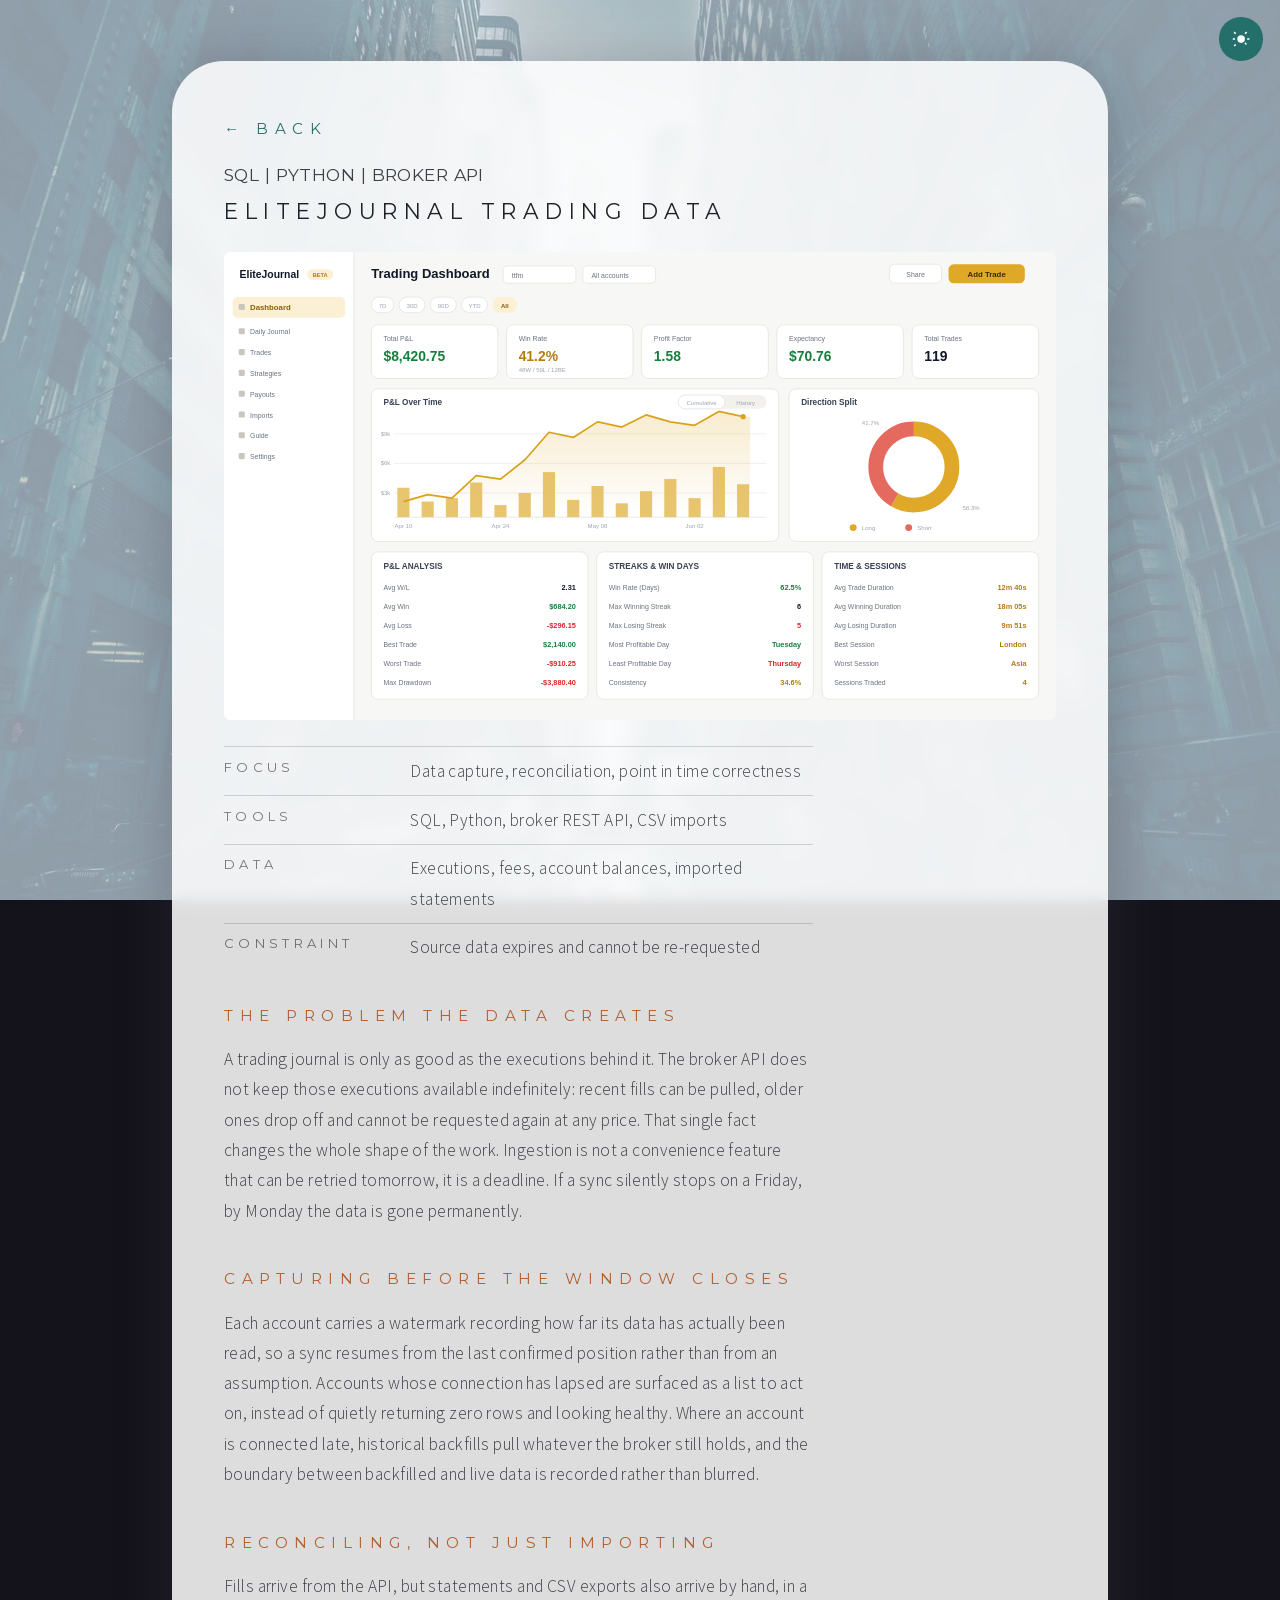
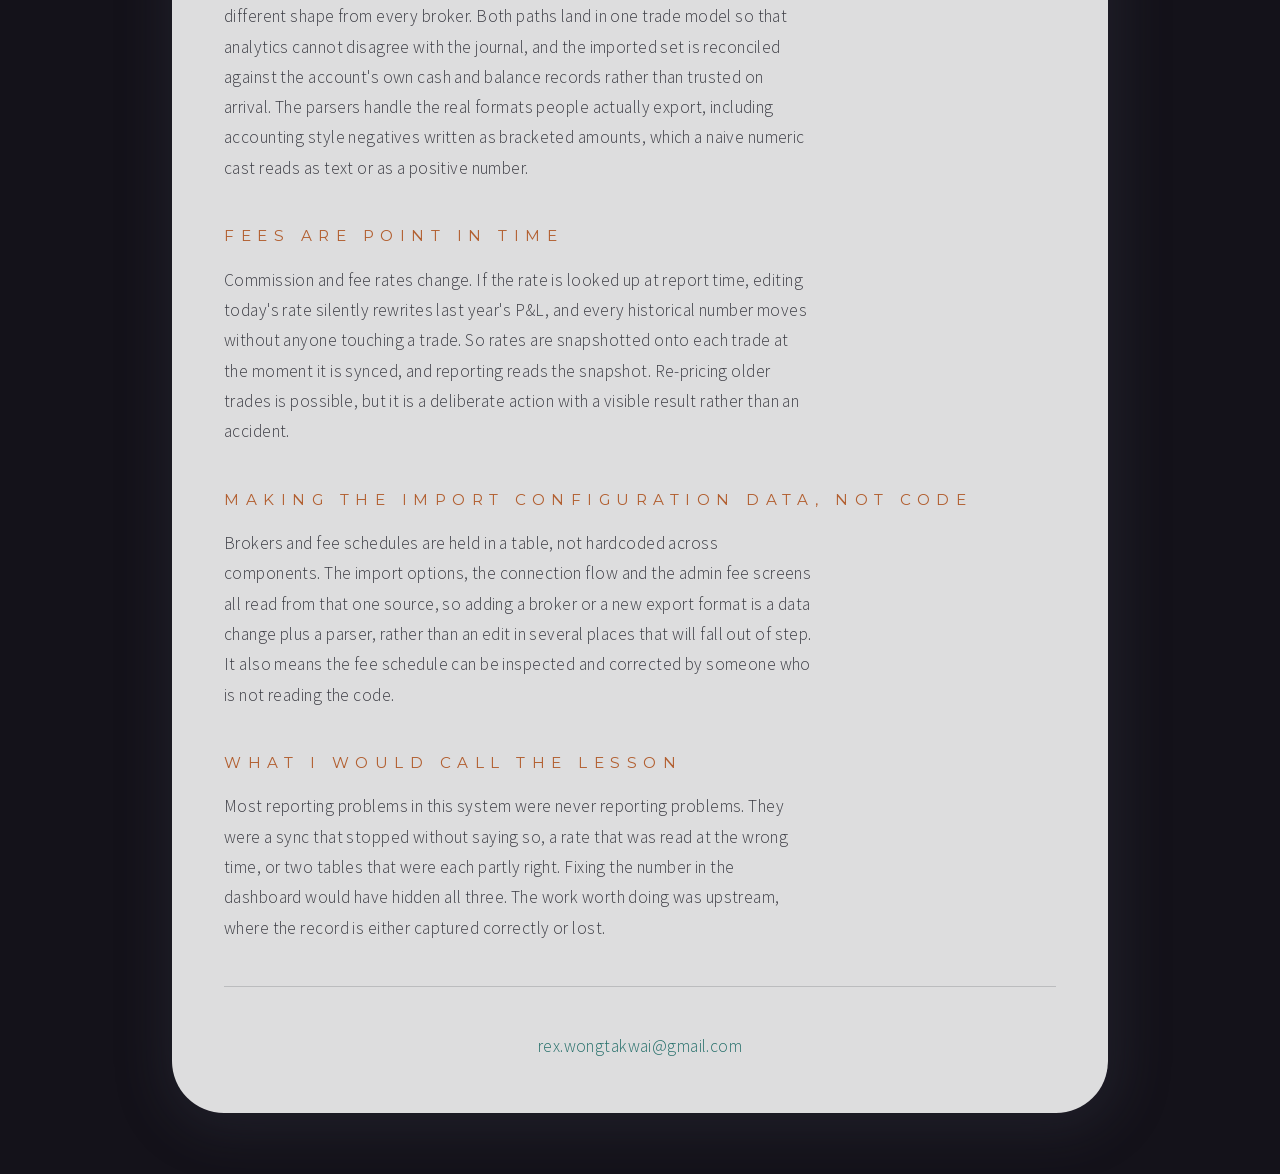
<file: projects/elitejournal.html>
<!DOCTYPE html>
<html lang="en">
<head>
<meta charset="utf-8">
<meta name="viewport" content="width=device-width, initial-scale=1">
<title>EliteJournal Trading Data | Rex Wong</title>
<meta name="description" content="Capturing broker fill data before it expires, reconciling it against the account ledger, and keeping fee rates point in time so historical P&amp;L never silently changes.">
<link rel="canonical" href="https://rexwong428.github.io/portfolio/projects/elitejournal.html">

<meta property="og:type" content="article">
<meta property="og:title" content="EliteJournal Trading Data">
<meta property="og:description" content="Broker fills expire within days. This is the pipeline that captures, reconciles and keeps them correct.">
<meta property="og:url" content="https://rexwong428.github.io/portfolio/projects/elitejournal.html">
<meta property="og:image" content="https://rexwong428.github.io/portfolio/assets/img/elitejournal.svg">
<meta name="twitter:card" content="summary_large_image">

<link rel="icon" href="data:image/svg+xml,%3Csvg xmlns='http://www.w3.org/2000/svg' viewBox='0 0 32 32'%3E%3Crect width='32' height='32' rx='8' fill='%232D2B38'/%3E%3Ctext x='16' y='22' font-family='Helvetica,Arial' font-size='15' font-weight='bold' fill='%2377D4CE' text-anchor='middle'%3ER%3C/text%3E%3C/svg%3E">
<link rel="stylesheet" href="../assets/css/site.css">
<script>
  try {
    var t = localStorage.getItem("theme");
    if (t === "light" || t === "dark") document.documentElement.setAttribute("data-theme", t);
  } catch (e) {}
</script>
</head>
<body>

<a class="skip-link" href="#main">Skip to content</a>

<button class="theme-toggle" type="button" id="themeToggle" aria-label="Switch to light theme">
  <svg class="icon-moon" viewBox="0 0 24 24" aria-hidden="true"><path d="M21 13.2A9 9 0 1 1 10.8 3a7 7 0 0 0 10.2 10.2z"/></svg>
  <svg class="icon-sun" viewBox="0 0 24 24" aria-hidden="true"><path d="M12 17a5 5 0 1 1 0-10 5 5 0 0 1 0 10zm0-13V1h0v3zm0 19v-3 3zM4.2 5.6 2.1 3.5l1.4-1.4 2.1 2.1-1.4 1.4zm14.2 14.2-2.1-2.1 1.4-1.4 2.1 2.1-1.4 1.4zM1 13v-2h3v2H1zm19 0v-2h3v2h-3zM3.5 21.9l-1.4-1.4 2.1-2.1 1.4 1.4-2.1 2.1zM17.9 5.6l-1.4-1.4 2.1-2.1 1.4 1.4-2.1 2.1z"/></svg>
</button>

<div class="wrapper">
  <main class="card card--wide detail" id="main">

    <a class="back" href="../index.html">← Back</a>

    <p class="detail__tool">SQL | Python | Broker API</p>
    <h1 class="detail__title">EliteJournal Trading Data</h1>

    <img class="detail__shot" src="../assets/img/elitejournal.svg" width="960" height="540"
         alt="Illustration of the EliteJournal trading dashboard: summary tiles, a P&amp;L over time chart, a long and short split, and panels for P&amp;L analysis, streaks and sessions. The figures shown are sample values, not real results.">

    <dl class="meta">
      <div class="meta__row"><dt>Focus</dt><dd>Data capture, reconciliation, point in time correctness</dd></div>
      <div class="meta__row"><dt>Tools</dt><dd>SQL, Python, broker REST API, CSV imports</dd></div>
      <div class="meta__row"><dt>Data</dt><dd>Executions, fees, account balances, imported statements</dd></div>
      <div class="meta__row"><dt>Constraint</dt><dd>Source data expires and cannot be re-requested</dd></div>
    </dl>

    <h2>The problem the data creates</h2>
    <p>A trading journal is only as good as the executions behind it. The broker API does not keep those executions available indefinitely: recent fills can be pulled, older ones drop off and cannot be requested again at any price. That single fact changes the whole shape of the work. Ingestion is not a convenience feature that can be retried tomorrow, it is a deadline. If a sync silently stops on a Friday, by Monday the data is gone permanently.</p>

    <h2>Capturing before the window closes</h2>
    <p>Each account carries a watermark recording how far its data has actually been read, so a sync resumes from the last confirmed position rather than from an assumption. Accounts whose connection has lapsed are surfaced as a list to act on, instead of quietly returning zero rows and looking healthy. Where an account is connected late, historical backfills pull whatever the broker still holds, and the boundary between backfilled and live data is recorded rather than blurred.</p>

    <h2>Reconciling, not just importing</h2>
    <p>Fills arrive from the API, but statements and CSV exports also arrive by hand, in a different shape from every broker. Both paths land in one trade model so that analytics cannot disagree with the journal, and the imported set is reconciled against the account's own cash and balance records rather than trusted on arrival. The parsers handle the real formats people actually export, including accounting style negatives written as bracketed amounts, which a naive numeric cast reads as text or as a positive number.</p>

    <h2>Fees are point in time</h2>
    <p>Commission and fee rates change. If the rate is looked up at report time, editing today's rate silently rewrites last year's P&amp;L, and every historical number moves without anyone touching a trade. So rates are snapshotted onto each trade at the moment it is synced, and reporting reads the snapshot. Re-pricing older trades is possible, but it is a deliberate action with a visible result rather than an accident.</p>

    <h2>Making the import configuration data, not code</h2>
    <p>Brokers and fee schedules are held in a table, not hardcoded across components. The import options, the connection flow and the admin fee screens all read from that one source, so adding a broker or a new export format is a data change plus a parser, rather than an edit in several places that will fall out of step. It also means the fee schedule can be inspected and corrected by someone who is not reading the code.</p>

    <h2>What I would call the lesson</h2>
    <p>Most reporting problems in this system were never reporting problems. They were a sync that stopped without saying so, a rate that was read at the wrong time, or two tables that were each partly right. Fixing the number in the dashboard would have hidden all three. The work worth doing was upstream, where the record is either captured correctly or lost.</p>

    <footer class="footer">
      <p><a href="mailto:rex.wongtakwai@gmail.com">rex.wongtakwai@gmail.com</a></p>
    </footer>

  </main>
</div>

<script src="../assets/js/theme.js"></script>
</body>
</html>
</file>
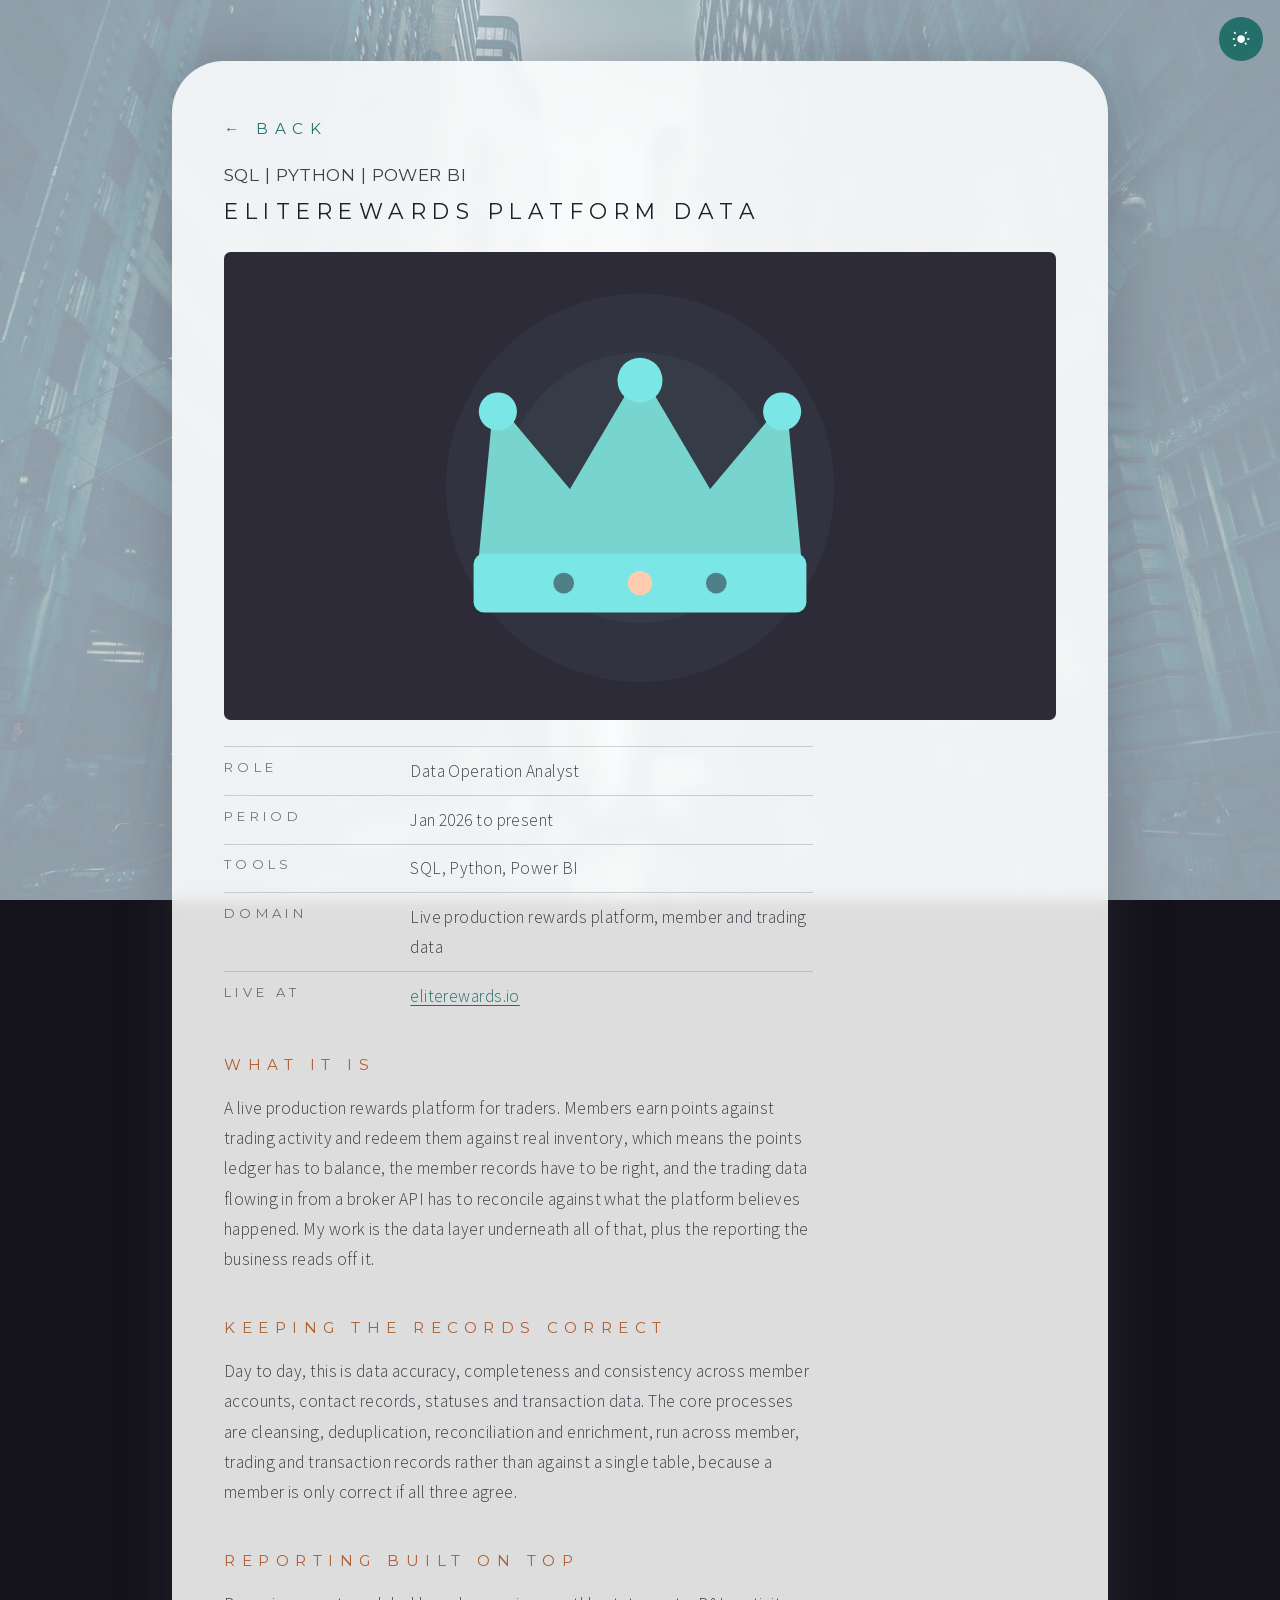
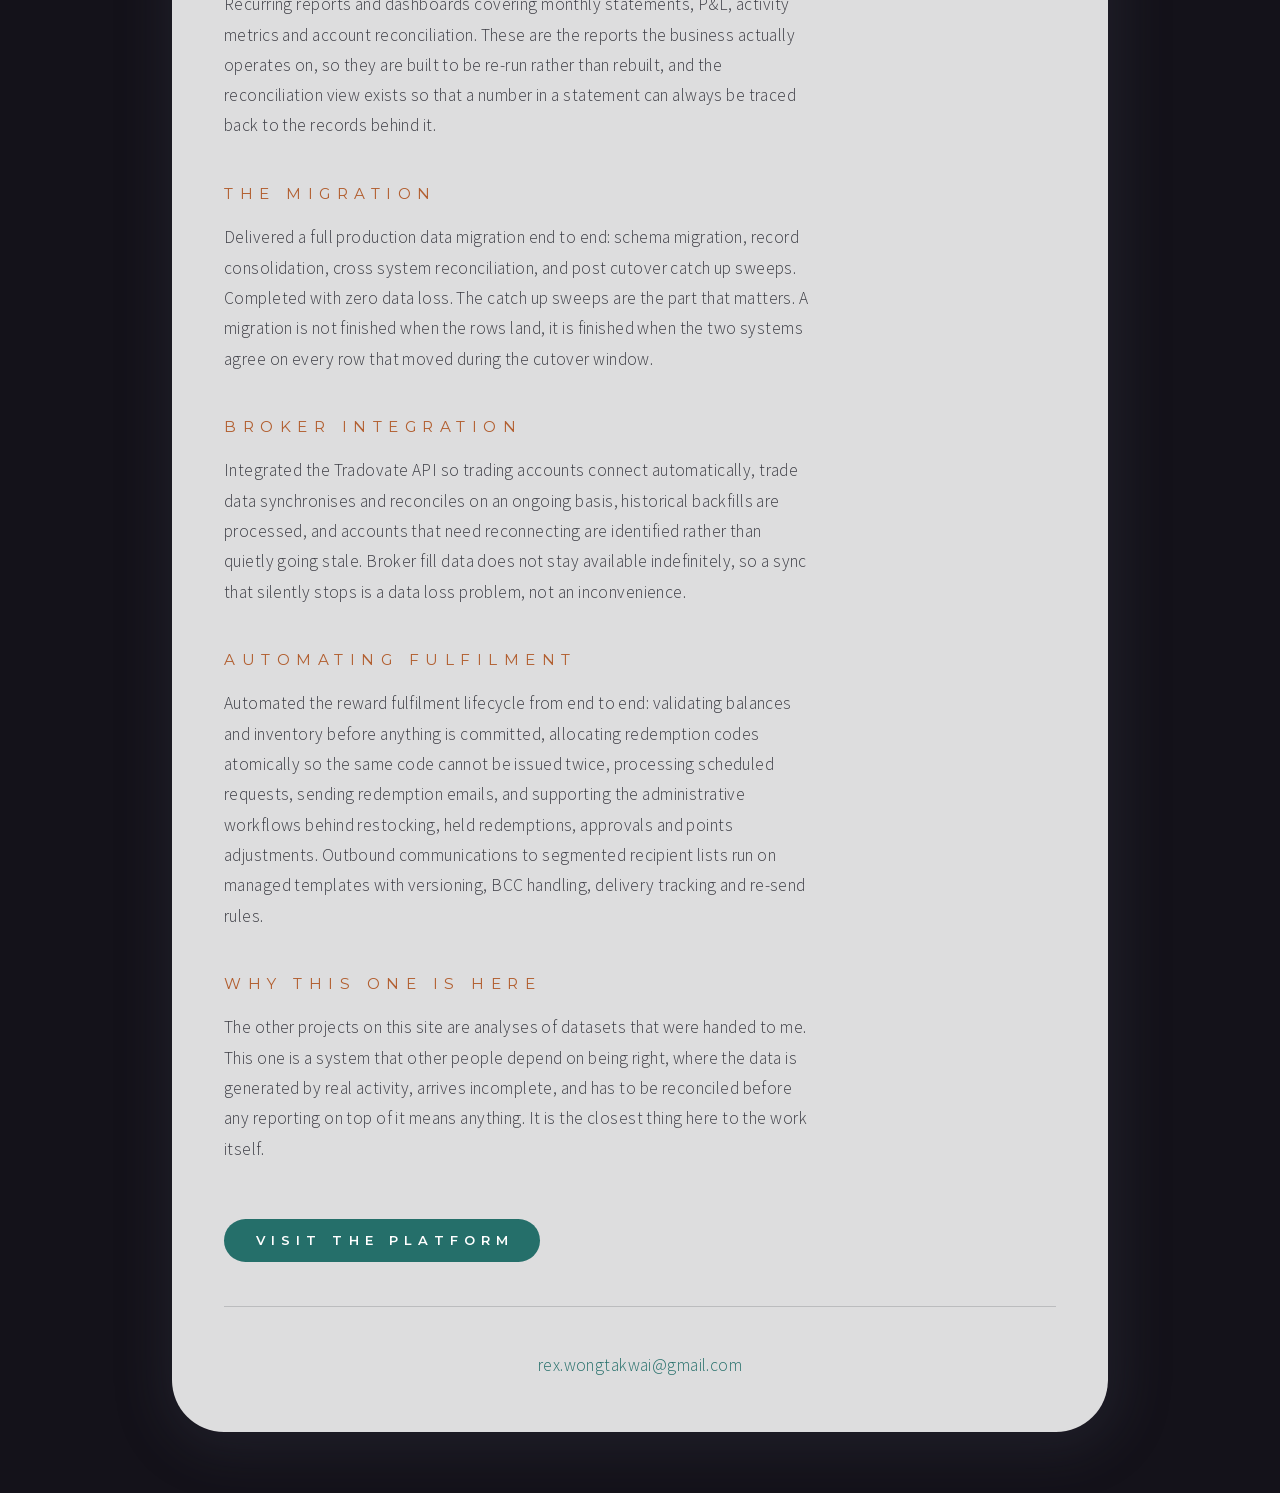
<file: projects/eliterewards.html>
<!DOCTYPE html>
<html lang="en">
<head>
<meta charset="utf-8">
<meta name="viewport" content="width=device-width, initial-scale=1">
<title>EliteRewards Platform Data | Rex Wong</title>
<meta name="description" content="Data operations on a live rewards platform: cleansing, deduplication and reconciliation across member, trading and transaction records, recurring statements and P&amp;L reporting, a zero data loss production migration, and an automated fulfilment lifecycle.">
<link rel="canonical" href="https://rexwong428.github.io/portfolio/projects/eliterewards.html">

<meta property="og:type" content="article">
<meta property="og:title" content="EliteRewards Platform Data">
<meta property="og:description" content="Keeping a live rewards platform's records accurate, and building the reporting the business runs on top of them.">
<meta property="og:url" content="https://rexwong428.github.io/portfolio/projects/eliterewards.html">
<meta property="og:image" content="https://rexwong428.github.io/portfolio/assets/img/eliterewards.svg">
<meta name="twitter:card" content="summary_large_image">

<link rel="icon" href="data:image/svg+xml,%3Csvg xmlns='http://www.w3.org/2000/svg' viewBox='0 0 32 32'%3E%3Crect width='32' height='32' rx='8' fill='%232D2B38'/%3E%3Ctext x='16' y='22' font-family='Helvetica,Arial' font-size='15' font-weight='bold' fill='%2377D4CE' text-anchor='middle'%3ER%3C/text%3E%3C/svg%3E">
<link rel="stylesheet" href="../assets/css/site.css">
<script>
  try {
    var t = localStorage.getItem("theme");
    if (t === "light" || t === "dark") document.documentElement.setAttribute("data-theme", t);
  } catch (e) {}
</script>
</head>
<body>

<a class="skip-link" href="#main">Skip to content</a>

<button class="theme-toggle" type="button" id="themeToggle" aria-label="Switch to light theme">
  <svg class="icon-moon" viewBox="0 0 24 24" aria-hidden="true"><path d="M21 13.2A9 9 0 1 1 10.8 3a7 7 0 0 0 10.2 10.2z"/></svg>
  <svg class="icon-sun" viewBox="0 0 24 24" aria-hidden="true"><path d="M12 17a5 5 0 1 1 0-10 5 5 0 0 1 0 10zm0-13V1h0v3zm0 19v-3 3zM4.2 5.6 2.1 3.5l1.4-1.4 2.1 2.1-1.4 1.4zm14.2 14.2-2.1-2.1 1.4-1.4 2.1 2.1-1.4 1.4zM1 13v-2h3v2H1zm19 0v-2h3v2h-3zM3.5 21.9l-1.4-1.4 2.1-2.1 1.4 1.4-2.1 2.1zM17.9 5.6l-1.4-1.4 2.1-2.1 1.4 1.4-2.1 2.1z"/></svg>
</button>

<div class="wrapper">
  <main class="card card--wide detail" id="main">

    <a class="back" href="../index.html">← Back</a>

    <p class="detail__tool">SQL | Python | Power BI</p>
    <h1 class="detail__title">EliteRewards Platform Data</h1>

    <img class="detail__shot" src="../assets/img/eliterewards.svg" alt="A crown, the EliteRewards mark." width="480" height="270">

    <dl class="meta">
      <div class="meta__row"><dt>Role</dt><dd>Data Operation Analyst</dd></div>
      <div class="meta__row"><dt>Period</dt><dd>Jan 2026 to present</dd></div>
      <div class="meta__row"><dt>Tools</dt><dd>SQL, Python, Power BI</dd></div>
      <div class="meta__row"><dt>Domain</dt><dd>Live production rewards platform, member and trading data</dd></div>
      <div class="meta__row"><dt>Live at</dt><dd><a href="https://eliterewards.io" target="_blank" rel="noopener noreferrer">eliterewards.io</a></dd></div>
    </dl>

    <h2>What it is</h2>
    <p>A live production rewards platform for traders. Members earn points against trading activity and redeem them against real inventory, which means the points ledger has to balance, the member records have to be right, and the trading data flowing in from a broker API has to reconcile against what the platform believes happened. My work is the data layer underneath all of that, plus the reporting the business reads off it.</p>

    <h2>Keeping the records correct</h2>
    <p>Day to day, this is data accuracy, completeness and consistency across member accounts, contact records, statuses and transaction data. The core processes are cleansing, deduplication, reconciliation and enrichment, run across member, trading and transaction records rather than against a single table, because a member is only correct if all three agree.</p>

    <h2>Reporting built on top</h2>
    <p>Recurring reports and dashboards covering monthly statements, P&amp;L, activity metrics and account reconciliation. These are the reports the business actually operates on, so they are built to be re-run rather than rebuilt, and the reconciliation view exists so that a number in a statement can always be traced back to the records behind it.</p>

    <h2>The migration</h2>
    <p>Delivered a full production data migration end to end: schema migration, record consolidation, cross system reconciliation, and post cutover catch up sweeps. Completed with zero data loss. The catch up sweeps are the part that matters. A migration is not finished when the rows land, it is finished when the two systems agree on every row that moved during the cutover window.</p>

    <h2>Broker integration</h2>
    <p>Integrated the Tradovate API so trading accounts connect automatically, trade data synchronises and reconciles on an ongoing basis, historical backfills are processed, and accounts that need reconnecting are identified rather than quietly going stale. Broker fill data does not stay available indefinitely, so a sync that silently stops is a data loss problem, not an inconvenience.</p>

    <h2>Automating fulfilment</h2>
    <p>Automated the reward fulfilment lifecycle from end to end: validating balances and inventory before anything is committed, allocating redemption codes atomically so the same code cannot be issued twice, processing scheduled requests, sending redemption emails, and supporting the administrative workflows behind restocking, held redemptions, approvals and points adjustments. Outbound communications to segmented recipient lists run on managed templates with versioning, BCC handling, delivery tracking and re-send rules.</p>

    <h2>Why this one is here</h2>
    <p>The other projects on this site are analyses of datasets that were handed to me. This one is a system that other people depend on being right, where the data is generated by real activity, arrives incomplete, and has to be reconciled before any reporting on top of it means anything. It is the closest thing here to the work itself.</p>

    <p style="margin-top:1.8rem">
      <a class="btn btn--auto" href="https://eliterewards.io" target="_blank" rel="noopener noreferrer">Visit the platform</a>
    </p>

    <footer class="footer">
      <p><a href="mailto:rex.wongtakwai@gmail.com">rex.wongtakwai@gmail.com</a></p>
    </footer>

  </main>
</div>

<script src="../assets/js/theme.js"></script>
</body>
</html>
</file>
<file: assets/css/site.css>
/* ==========================================================================
   Rex Wong — portfolio
   Design carried over from the original Carrd build. Values taken from that
   site's own CSS so the rebuild is faithful:
     card        rgba(45,43,56,.8) · radius 3rem · backdrop-filter blur(.425rem)
     accents     #77D4CE / #68BABA (hover) / #7AE6E6 / #255959 / #FFCCB0
     type        Montserrat (headings, buttons) + Source Sans Pro (body)
   Added here: a light theme, real routed project pages, keyboard focus states.
   ========================================================================== */

/* ---------- fonts (self-hosted; no third-party requests) ---------- */
@font-face{
  font-family:"Montserrat"; font-style:normal; font-weight:400 700; font-display:swap;
  src:url("../fonts/Montserrat-var.woff2") format("woff2");
}
@font-face{
  font-family:"Source Sans Pro"; font-style:normal; font-weight:300; font-display:swap;
  src:url("../fonts/SourceSansPro-300.woff2") format("woff2");
}
@font-face{
  font-family:"Source Sans Pro"; font-style:normal; font-weight:400; font-display:swap;
  src:url("../fonts/SourceSansPro-400.woff2") format("woff2");
}
@font-face{
  font-family:"Source Sans Pro"; font-style:normal; font-weight:700; font-display:swap;
  src:url("../fonts/SourceSansPro-700.woff2") format("woff2");
}

/* ---------- theme tokens ---------- */
:root{
  --mint:#77D4CE;
  --mint-hover:#68BABA;
  --mint-bright:#7AE6E6;
  --teal-deep:#255959;
  --peach:#FFCCB0;

  --card:rgba(45,43,56,.80);
  --card-shadow:3px 7.4px 50px 10px rgba(44,42,54,.451);
  --scrim:rgba(20,18,26,.34);
  --ink:#FFFFFF;
  --ink-soft:rgba(255,255,255,.86);
  --ink-faint:rgba(255,255,255,.62);
  --rule:rgba(255,255,255,.22);
  --btn-ink:var(--teal-deep);
  --field:rgba(255,255,255,.06);
  --field-focus:rgba(255,255,255,.10);

  --display:"Montserrat",-apple-system,BlinkMacSystemFont,"Helvetica Neue",Arial,sans-serif;
  --body:"Source Sans Pro",-apple-system,BlinkMacSystemFont,"Helvetica Neue",Arial,sans-serif;

  color-scheme:dark;
}

:root[data-theme="light"]{
  /* deep enough for AA at the 12px button/label sizes, both as a white-text
     ground and as text on the near-white card. #2E8F88 only reached 3.89:1. */
  --mint:#256F6A;
  --mint-hover:#1B534F;
  --mint-bright:#1F6F6A;
  --teal-deep:#F2FBFA;
  --peach:#B25F30;

  --card:rgba(255,255,255,.86);
  --card-shadow:3px 7.4px 50px 10px rgba(60,66,80,.28);
  --scrim:rgba(232,236,241,.62);
  --ink:#1F2129;
  --ink-soft:rgba(31,33,41,.86);
  --ink-faint:rgba(31,33,41,.6);
  --rule:rgba(31,33,41,.18);
  --btn-ink:#FFFFFF;

  color-scheme:light;
  --field:rgba(20,24,32,.05);
  --field-focus:rgba(20,24,32,.08);
}

@media (prefers-color-scheme: light){
  :root:not([data-theme]){
    --mint:#256F6A; --mint-hover:#1B534F; --mint-bright:#1F6F6A;
    --teal-deep:#F2FBFA; --peach:#B25F30;
    --card:rgba(255,255,255,.86); --card-shadow:3px 7.4px 50px 10px rgba(60,66,80,.28);
    --scrim:rgba(232,236,241,.62);
    --ink:#1F2129; --ink-soft:rgba(31,33,41,.86); --ink-faint:rgba(31,33,41,.6);
    --rule:rgba(31,33,41,.18); --btn-ink:#FFFFFF;
    --field:rgba(20,24,32,.05); --field-focus:rgba(20,24,32,.08);
    color-scheme:light;
  }
}

/* ---------- base ---------- */
*,*::before,*::after{ box-sizing:border-box; }

/* The original scales the ROOT font size in points at three breakpoints, and
   every other size on the site is a rem off it. Reproduced exactly here —
   without this ladder the whole page renders a size or two too small. */
html{
  font-size:18pt;                 /* 24px    — above 1680px */
  -webkit-text-size-adjust:100%;
}
@media (max-width:1680px){ html{ font-size:13pt; } }   /* 17.33px */
@media (max-width:980px){  html{ font-size:11pt; } }   /* 14.67px */

body{
  margin:0;
  min-height:100vh;
  font-family:var(--body);
  font-weight:400;
  line-height:1.75;
  color:var(--ink);
  background:#14121A url("../img/bg.jpg") center / cover no-repeat fixed;
  -webkit-font-smoothing:antialiased;
}
body::before{
  content:"";
  position:fixed; inset:0; z-index:0;
  background:var(--scrim);
  pointer-events:none;
}
@media (max-width:768px){
  body{ background-attachment:scroll; } /* fixed attachment janks on iOS */
}

img{ display:block; max-width:100%; height:auto; }
a{ color:inherit; }

:where(a,button,summary,[tabindex]):focus-visible{
  outline:2px solid var(--mint-bright);
  outline-offset:3px;
  border-radius:4px;
}

.visually-hidden{
  position:absolute; width:1px; height:1px; padding:0; margin:-1px;
  overflow:hidden; clip:rect(0 0 0 0); white-space:nowrap; border:0;
}

.skip-link{
  position:absolute; left:12px; top:-60px; z-index:20;
  background:var(--mint); color:var(--btn-ink);
  font-family:var(--display); font-size:.72rem; letter-spacing:.2em; text-transform:uppercase;
  padding:.6rem 1.2rem; border-radius:999px; text-decoration:none;
  transition:top .16s ease;
}
.skip-link:focus{ top:12px; }

/* ---------- layout ---------- */
.wrapper{
  position:relative; z-index:1;
  min-height:100vh;
  display:flex; align-items:center; justify-content:center;
  padding:3.5rem;
}
@media (max-width:736px){ .wrapper{ padding:1.75rem; } }
@media (max-width:480px){ .wrapper{ padding:.75rem; } }
@media (max-width:360px){ .wrapper{ padding:.5rem; } }

.card{
  width:100%;
  max-width:38rem;               /* content measures 32rem inside 3rem padding */
  background:var(--card);
  border-radius:3rem;
  box-shadow:var(--card-shadow);
  -webkit-backdrop-filter:blur(.425rem);
  backdrop-filter:blur(.425rem);
  padding:3rem;
  text-align:center;
}
@media (max-width:480px){
  .card{ border-radius:1.75rem; padding:2rem 1.5rem; }
}

/* ---------- theme toggle ---------- */
.theme-toggle{
  position:fixed; top:1rem; right:1rem; z-index:10;
  width:2.5rem; height:2.5rem; border-radius:50%;
  border:0; cursor:pointer;
  background:var(--mint); color:var(--btn-ink);
  display:grid; place-items:center;
  transition:background .18s ease;
}
.theme-toggle:hover{ background:var(--mint-hover); }
.theme-toggle svg{ width:1.05rem; height:1.05rem; fill:currentColor; }
.theme-toggle .icon-sun{ display:none; }
:root[data-theme="light"] .theme-toggle .icon-sun{ display:block; }
:root[data-theme="light"] .theme-toggle .icon-moon{ display:none; }
@media (prefers-color-scheme: light){
  :root:not([data-theme]) .theme-toggle .icon-sun{ display:block; }
  :root:not([data-theme]) .theme-toggle .icon-moon{ display:none; }
}

/* ---------- hero ----------
   Sizes below are the original's own values, measured off the live site at
   root 11pt: avatar 11.625rem, name 2.625rem/1.25 tracked 0.6rem, role
   1.75rem/1.75. The `width: calc(100% + Xrem)` trick is how the original
   re-centres text that carries a trailing letter-space. */
.avatar{
  width:11.625rem; height:11.625rem;
  border-radius:50%; object-fit:cover;
  margin:0 auto 1.75rem;
}
.name{
  font-family:var(--display);
  font-weight:400;
  font-size:2.625rem;
  line-height:1.25;
  letter-spacing:.6rem;
  width:calc(100% + .6rem);
  text-transform:uppercase;
  margin:1rem 0;
}
.rule{
  width:2.5rem; height:1px; border:0;
  background:var(--rule);
  margin:.85rem auto;
}
.role{
  margin:1rem 0;
  font-size:1.75rem; font-weight:400; line-height:1.75;
  letter-spacing:.025rem; width:calc(100% + .025rem);
  color:var(--ink-soft);
}

.icons{
  display:flex; justify-content:center; gap:.75rem;
  list-style:none; margin:1.625rem 0 0; padding:0;
}
.icons a{
  width:2.75rem; height:2.75rem; border-radius:100%;
  background:var(--mint-bright); color:var(--btn-ink);
  display:grid; place-items:center;
  transition:background .18s ease;
}
.icons a:hover{ background:var(--mint-hover); }
.icons svg{ width:1.25rem; height:1.25rem; fill:currentColor; }

.btn{
  display:inline-flex; align-items:center; justify-content:center;
  margin-top:1.375rem;
  background:var(--mint); color:var(--btn-ink);
  font-family:var(--display); font-weight:600;
  font-size:.75rem; letter-spacing:.35rem; text-transform:uppercase;
  text-decoration:none; text-align:center;
  width:13.875rem; max-width:100%;
  min-height:2.5rem; line-height:1.35;
  padding:.5rem .5rem .5rem calc(.35rem + .5rem);   /* left pad absorbs the tracking */
  border-radius:2rem;
  transition:background .18s ease;
}
.btn:hover{ background:var(--mint-hover); }
.btn--ghost{
  background:transparent; color:var(--mint);
  box-shadow:inset 0 0 0 1px currentColor;
}
.btn--ghost:hover{ background:var(--mint); color:var(--btn-ink); }
.btn--auto{ width:auto; padding-left:calc(.35rem + 1.5rem); padding-right:1.5rem; }
button.btn{ border:0; cursor:pointer; -webkit-appearance:none; appearance:none; }

/* ---------- sections ---------- */
.divider{ height:1px; background:var(--rule); margin:1.5rem 0; border:0; }

.jump{
  width:2.75rem; height:2.75rem; border-radius:100%;
  background:var(--mint-bright); color:var(--btn-ink);
  display:grid; place-items:center; margin:1.5rem auto 0;
  text-decoration:none; font-size:1.25rem; line-height:1;
  transition:background .18s ease;
}
.jump:hover{ background:var(--mint-hover); }

.section-title{
  font-family:var(--body); font-weight:400;
  font-size:1.875rem; line-height:1.75;
  letter-spacing:.025rem; width:calc(100% + .025rem);
  margin:1.5rem 0 0; color:var(--ink);
}
.section-title--accent{ color:var(--peach); }

.prose{
  text-align:left; margin:1.5rem 0 0;
  font-size:1rem; font-weight:300; line-height:1.75;
  letter-spacing:.025rem; color:var(--ink-soft);
}
.prose + .prose{ margin-top:1rem; }

.skills{
  margin:1.5rem 0 0; font-size:1.25rem; font-weight:300; line-height:1.75;
  color:var(--mint-bright); letter-spacing:.025rem;
}

/* ---------- project cards ---------- */
.projects{ list-style:none; margin:1.5rem 0 0; padding:0; display:grid; gap:2.5rem; }
.project{ text-align:left; }
.project__thumb{
  width:100%; aspect-ratio:16/9; object-fit:cover;
  border-radius:.375rem;
}
.project__tool{
  font-family:var(--display); font-weight:400;
  font-size:.875rem; line-height:1.375;
  letter-spacing:.375rem; width:calc(100% + .375rem);
  text-transform:uppercase;
  color:var(--mint); margin:1.25rem 0 0;
}
.project__title{
  font-family:var(--display); font-weight:400;
  font-size:1.25rem; line-height:1.375;
  letter-spacing:.375rem; width:calc(100% + .375rem);
  text-transform:uppercase;
  margin:.35rem 0 0;
}
.project__title a{ text-decoration:none; }
.project__title a:hover{ color:var(--mint); }
.project__desc{
  margin:1rem 0 0; font-size:.875rem; font-weight:300; line-height:1.75;
  letter-spacing:.025rem; color:var(--ink-faint);
}
.project .btn{ margin-top:1.25rem; width:7rem; }

/* ---------- project detail pages ----------
   Same 38rem card as the rest of the site, and the same type scale: the
   tool/title block matches the original's project heading (Montserrat
   1.25rem/1.375, tracked 0.375rem). */
.card--wide{ text-align:left; }
@media (min-width:58rem){
  .card--wide{ max-width:54rem; }
  /* the card gets wider for the screenshots; running text must not follow it out
     past a comfortable measure */
  .detail > p, .detail > ul:not(.shots), .detail > ol, .detail .meta, .shots__cap{ max-width:34rem; }
}
.back{
  display:inline-block;
  font-family:var(--display); font-weight:400;
  font-size:.875rem; line-height:1.375;
  letter-spacing:.375rem; text-transform:uppercase;
  color:var(--mint); text-decoration:none;
}
.back:hover{ color:var(--mint-hover); }

.detail__tool{
  font-family:var(--display); font-weight:400;
  font-size:.875rem; line-height:1.375;
  letter-spacing:.375rem; width:calc(100% + .375rem);
  text-transform:uppercase;
  color:var(--mint); margin:2rem 0 0;
}
.detail__title{
  font-family:var(--display); font-weight:400;
  font-size:1.25rem; line-height:1.375;
  letter-spacing:.375rem; width:calc(100% + .375rem);
  text-transform:uppercase;
  margin:.35rem 0 0;
}
.detail__shot{ width:100%; border-radius:.375rem; margin-top:1.5rem; }

.meta{ margin:1.5rem 0 0; display:grid; gap:.5rem; }
.meta__row{
  display:grid; grid-template-columns:10rem minmax(0,1fr); gap:.75rem;
  padding-top:.5rem; border-top:1px solid var(--rule);
  font-size:1rem; font-weight:300; line-height:1.75; letter-spacing:.025rem;
}
.meta__row dt{
  font-family:var(--display); font-weight:400;
  font-size:.75rem; line-height:1.75;
  letter-spacing:.25rem; text-transform:uppercase;
  color:var(--ink-faint);
}
.meta__row dd{ margin:0; color:var(--ink-soft); }
.meta__row dd a{ color:var(--mint-bright); text-decoration:underline; text-underline-offset:.15rem; }
.meta__row dd a:hover{ color:var(--peach); }
@media (max-width:560px){
  .meta__row{ grid-template-columns:minmax(0,1fr); gap:.1rem; }
}

.detail h2{
  font-family:var(--display); font-weight:400;
  font-size:.875rem; line-height:1.375;
  letter-spacing:.375rem; width:calc(100% + .375rem);
  text-transform:uppercase;
  color:var(--peach);
  margin:2.5rem 0 0;
}
.detail p{
  margin:1rem 0 0; font-size:1rem; font-weight:300; line-height:1.75;
  letter-spacing:.025rem; color:var(--ink-soft);
}
.detail ol, .detail ul{
  margin:1rem 0 0; padding-left:1.25rem;
  font-size:1rem; font-weight:300; line-height:1.75;
  letter-spacing:.025rem; color:var(--ink-soft);
}
.detail li{ margin-top:.5rem; }

.note{
  margin:2rem 0 0; padding:.85rem 1.1rem;
  border-left:2px solid var(--mint);
  font-size:.875rem; font-weight:300; line-height:1.75; color:var(--ink-faint);
}

/* ---------- footer ---------- */
.footer{
  margin-top:2.5rem; padding-top:1.5rem; border-top:1px solid var(--rule);
  font-size:.875rem; font-weight:300; line-height:1.75;
  color:var(--ink-faint); text-align:center;
}
.footer a{ color:var(--mint); text-decoration:none; }
.footer a:hover{ text-decoration:underline; }

/* ---------- multi view screenshots ---------- */
.shots{ list-style:none; margin:1.5rem 0 0; padding:0; display:grid; gap:2rem; }
.shots a{ display:block; cursor:zoom-in; }
.shots img{
  display:block; width:100%; height:auto; border-radius:.5rem;
  border:1px solid var(--rule); transition:border-color .18s ease;
}
.shots a:hover img,
.shots a:focus-visible img{ border-color:var(--mint); }
.shots__cap{
  margin:.75rem 0 0; font-size:.875rem; font-weight:300; line-height:1.6;
  color:var(--ink-faint);
}
.shots__cap b{
  display:block; font-family:var(--display); font-weight:600;
  font-size:.6875rem; letter-spacing:.14rem; text-transform:uppercase;
  color:var(--mint); margin-bottom:.25rem;
}
.detail__note{
  margin-top:.875rem; font-size:.8125rem; font-weight:300;
  color:var(--ink-faint); line-height:1.6;
}

/* ---------- skills ---------- */
.skills__logos{
  list-style:none; margin:1.75rem 0 0; padding:0;
  display:flex; flex-wrap:wrap; justify-content:center;
  align-items:center; gap:1.5rem 2.25rem;
}
.skills__logos img{
  display:block; height:3.5rem; width:auto;
  /* the marks are full colour brand assets; lift them slightly off the
     dark card so the darker ones (Excel, Power BI) keep their edges */
  filter:drop-shadow(0 1px 2px rgba(0,0,0,.28));
}
@media (max-width:480px){
  .skills__logos{ gap:1.25rem 1.75rem; }
  .skills__logos img{ height:2.75rem; }
}

/* ---------- contact form ---------- */
.contact{ margin-top:1.5rem; text-align:left; }
.contact .field{ margin-bottom:1rem; }
/* honeypot: off screen for people, still fillable by bots */
.contact .hp{
  position:absolute; left:-9999px; width:1px; height:1px;
  opacity:0; pointer-events:none;
}
.contact label{
  display:block; font-family:var(--display); font-weight:600;
  font-size:.6875rem; letter-spacing:.14rem; text-transform:uppercase;
  color:var(--ink-faint); margin-bottom:.4rem;
}
.contact input,
.contact textarea{
  display:block; width:100%;
  font-family:var(--body); font-size:1rem; font-weight:300; line-height:1.5;
  color:var(--ink); background:var(--field);
  border:1px solid var(--rule); border-radius:.5rem;
  padding:.625rem .75rem;
  transition:border-color .18s ease, background .18s ease;
}
.contact textarea{ resize:vertical; min-height:7rem; }
.contact input:focus-visible,
.contact textarea:focus-visible{
  outline:none; border-color:var(--mint); background:var(--field-focus);
}
.contact .field--invalid input,
.contact .field--invalid textarea{ border-color:var(--peach); }
.contact__note{
  margin-top:.875rem; margin-bottom:0;
  font-size:.8125rem; font-weight:300; line-height:1.6;
  color:var(--ink-faint); min-height:1.3em;
}
.contact__note a{ color:var(--mint); }

@media (prefers-reduced-motion: reduce){
  *,*::before,*::after{ animation-duration:.001ms !important; transition-duration:.001ms !important; }
  html{ scroll-behavior:auto; }
}
html{ scroll-behavior:smooth; }
</file>
